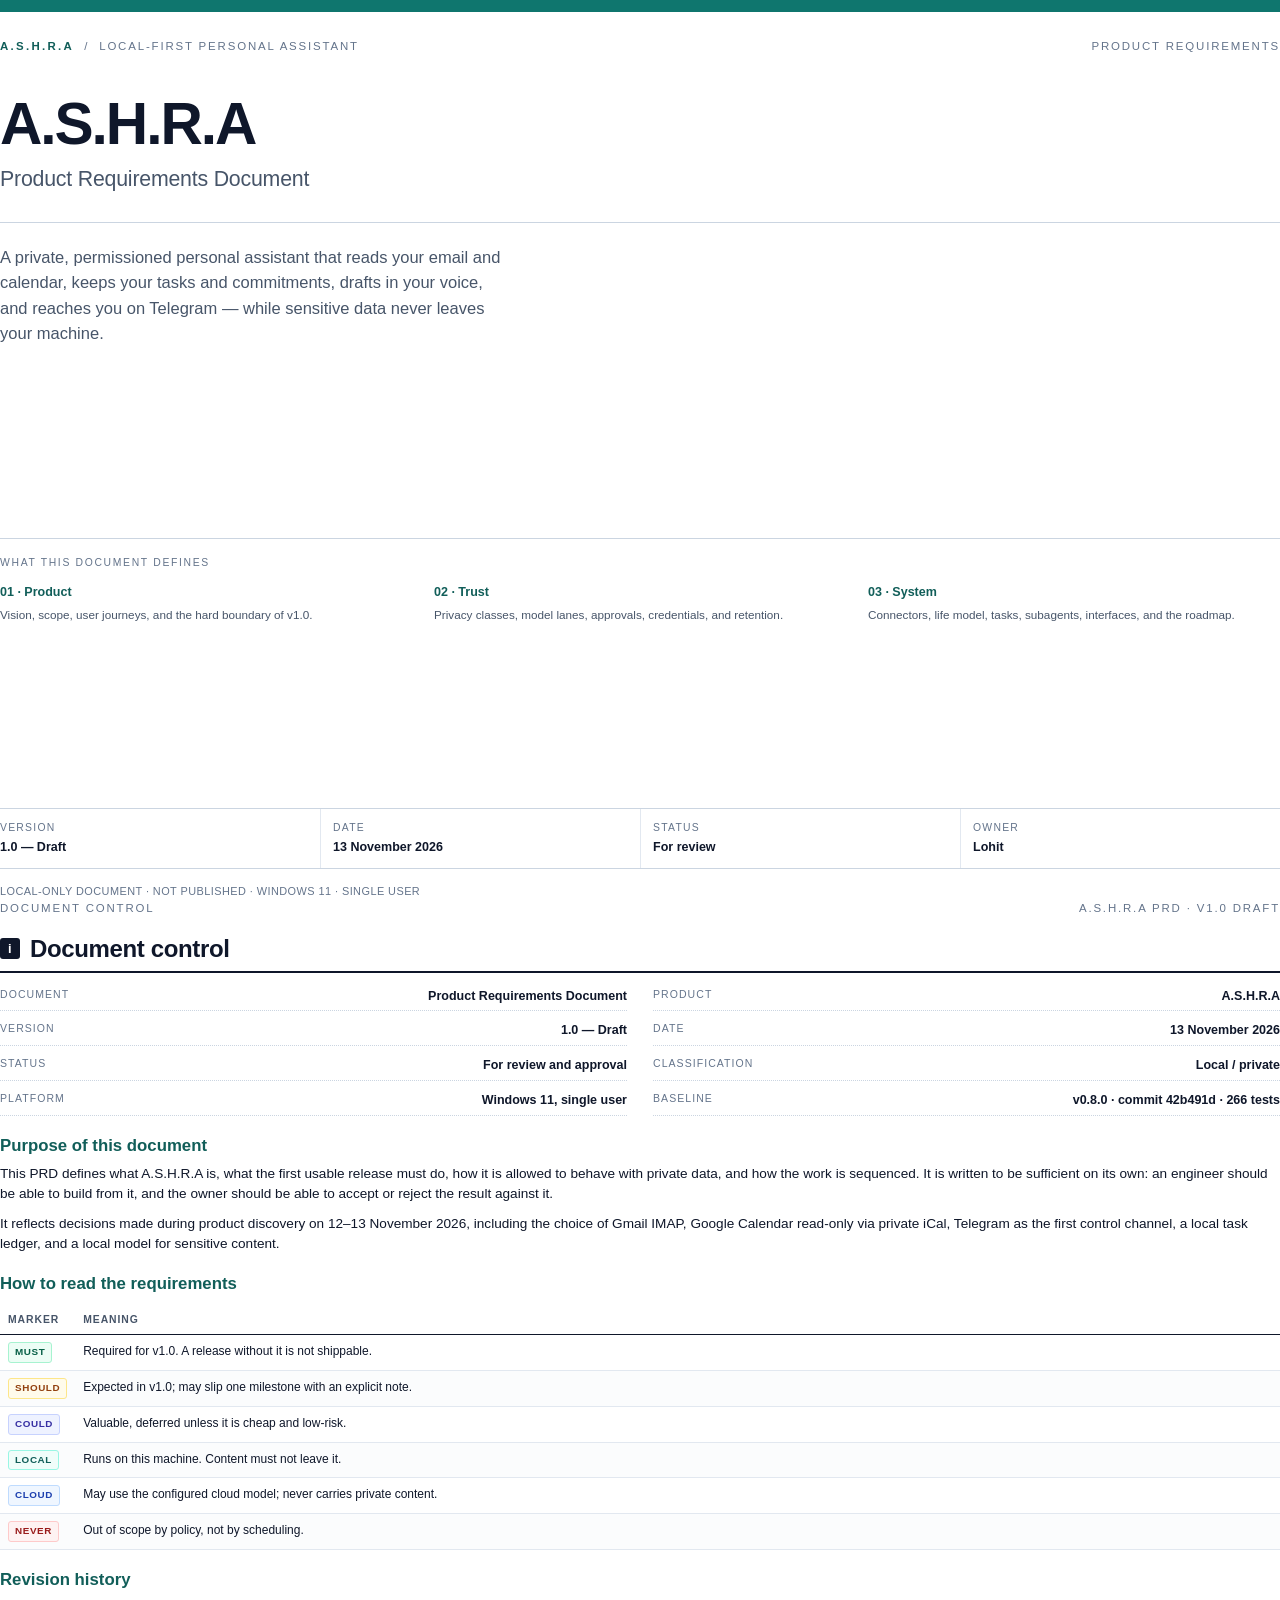
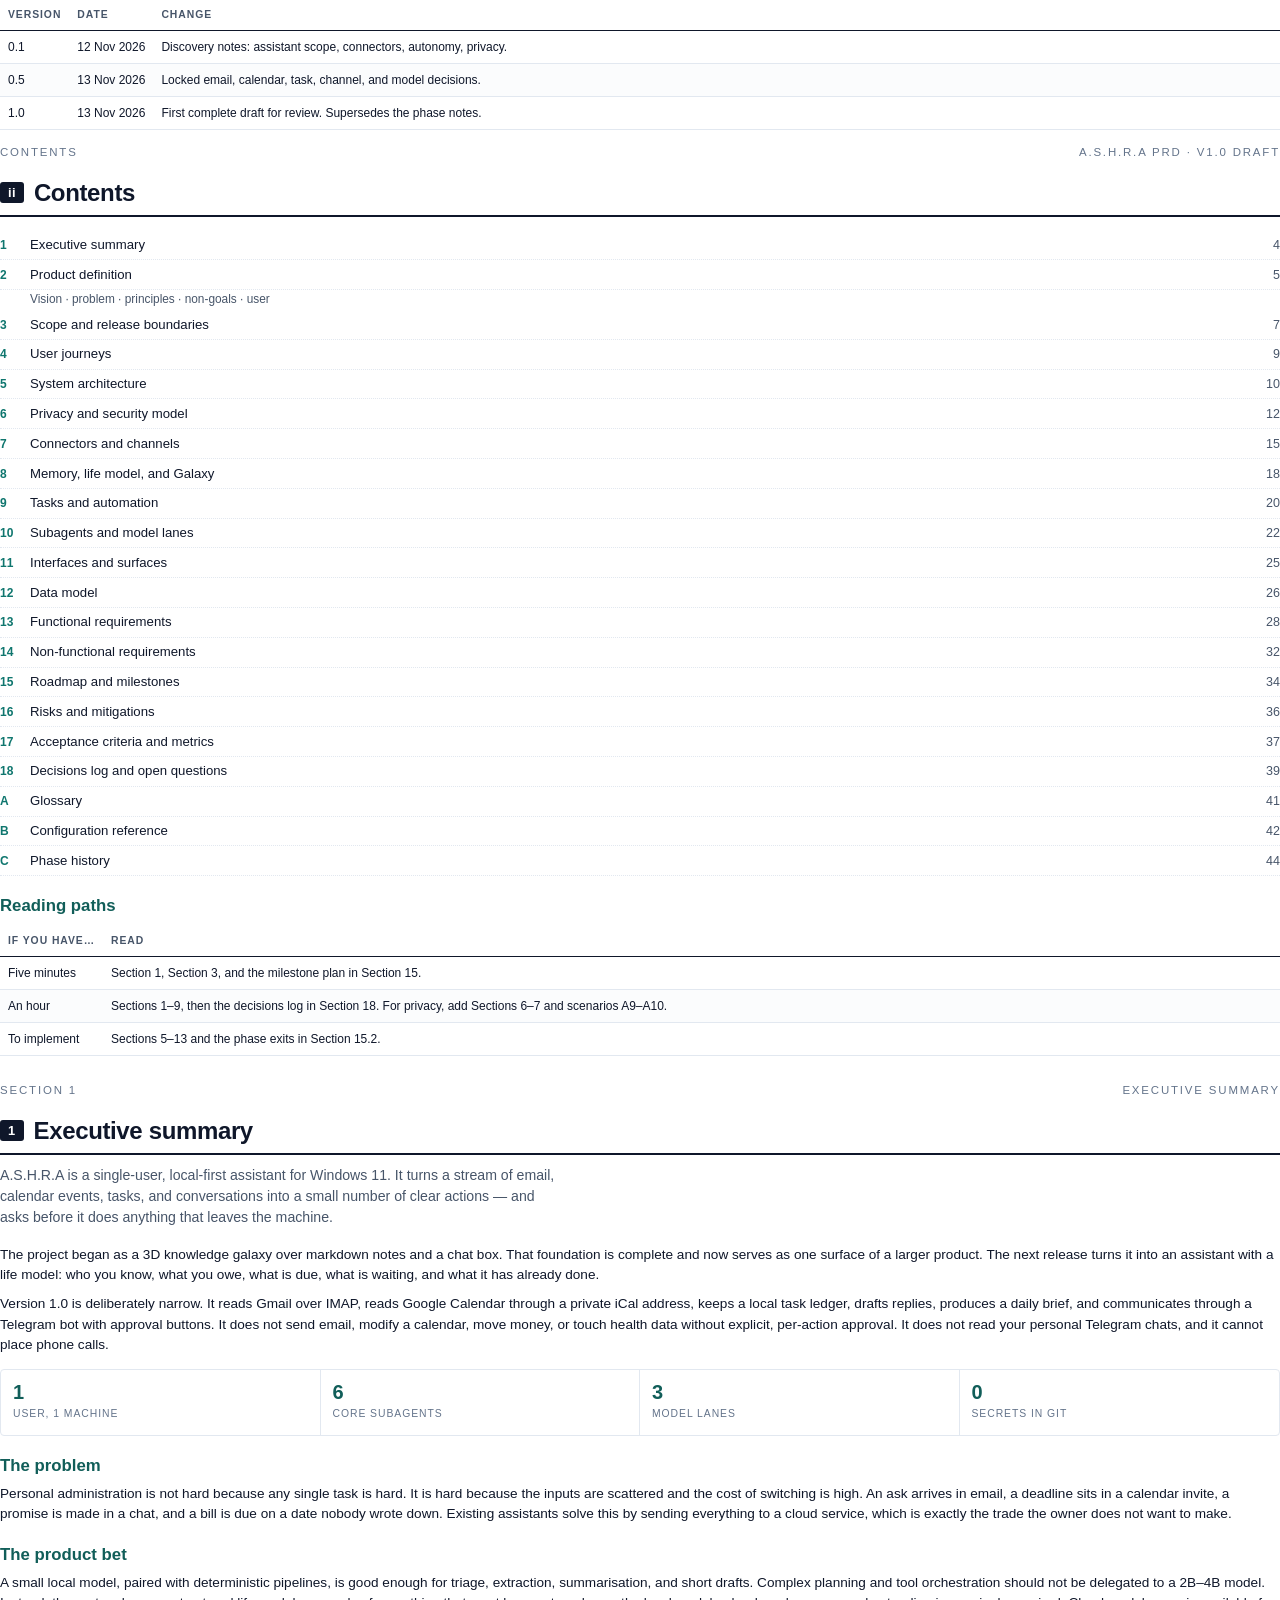
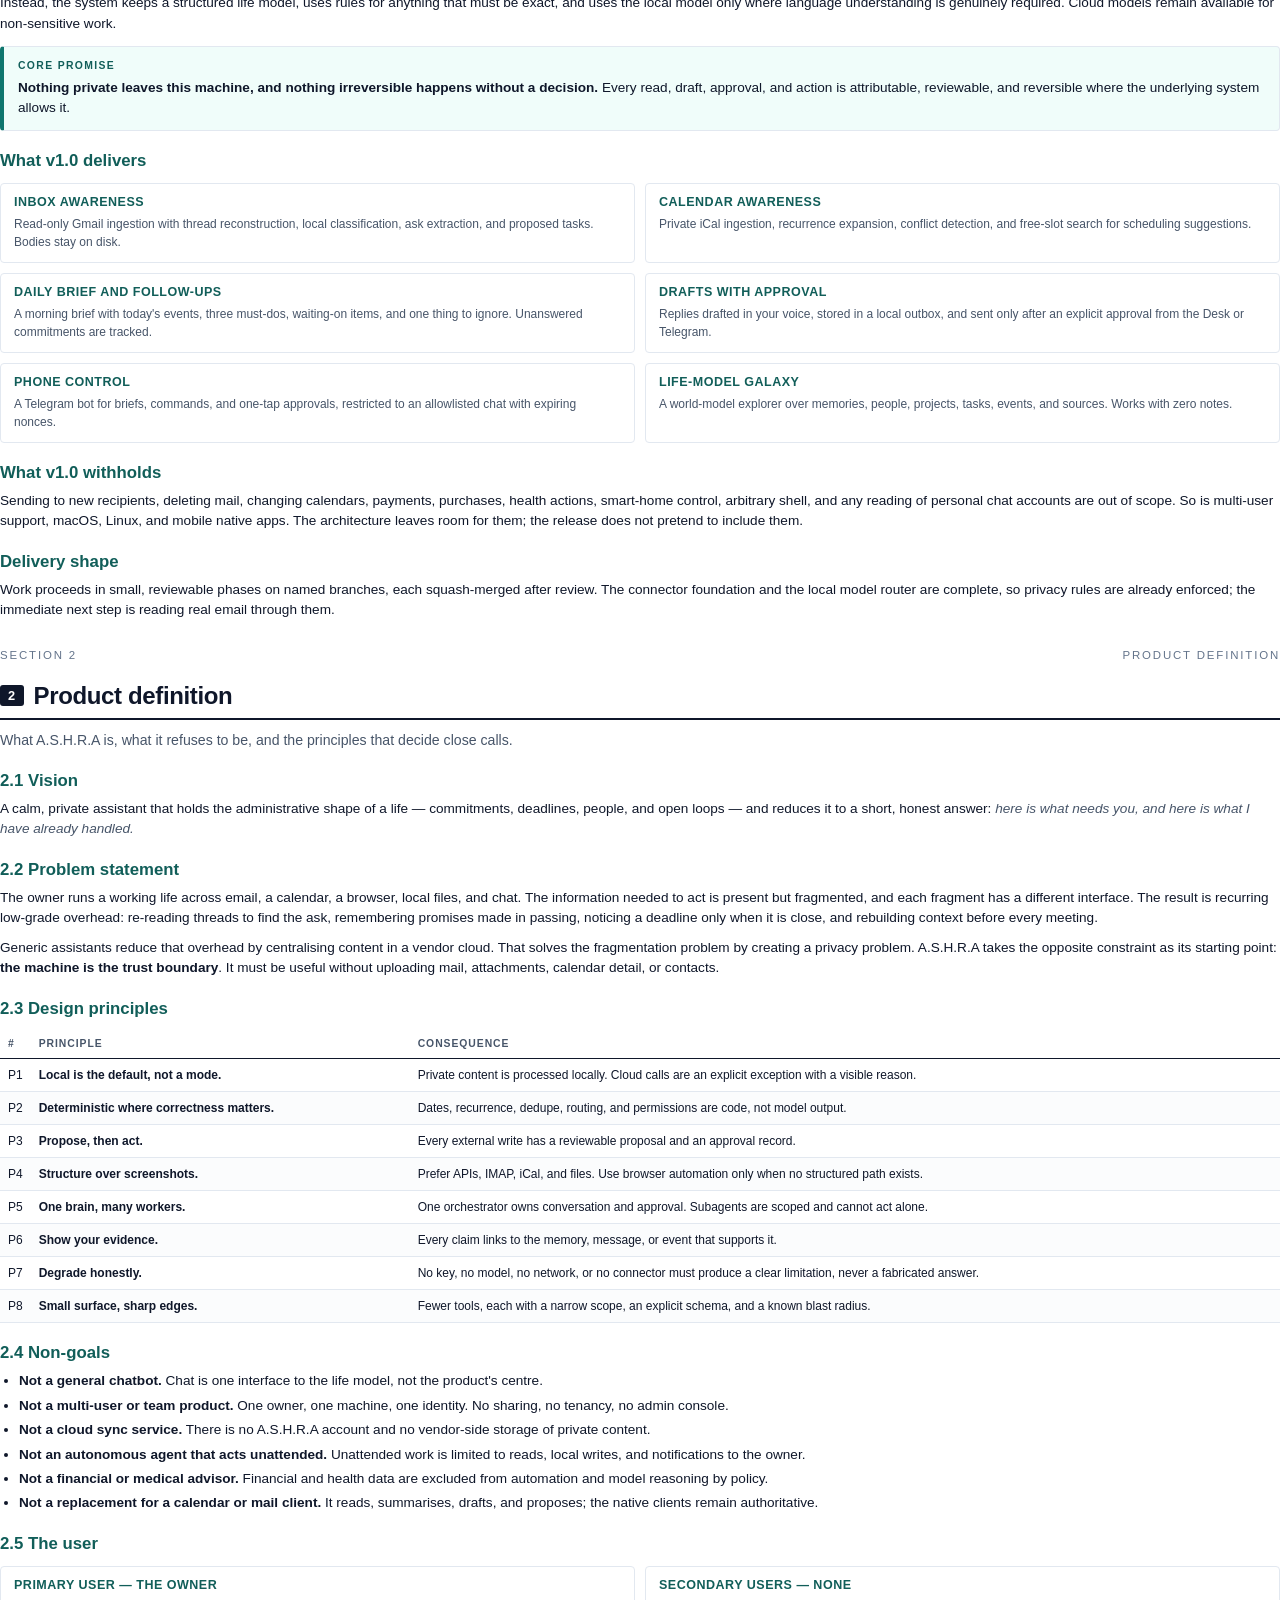
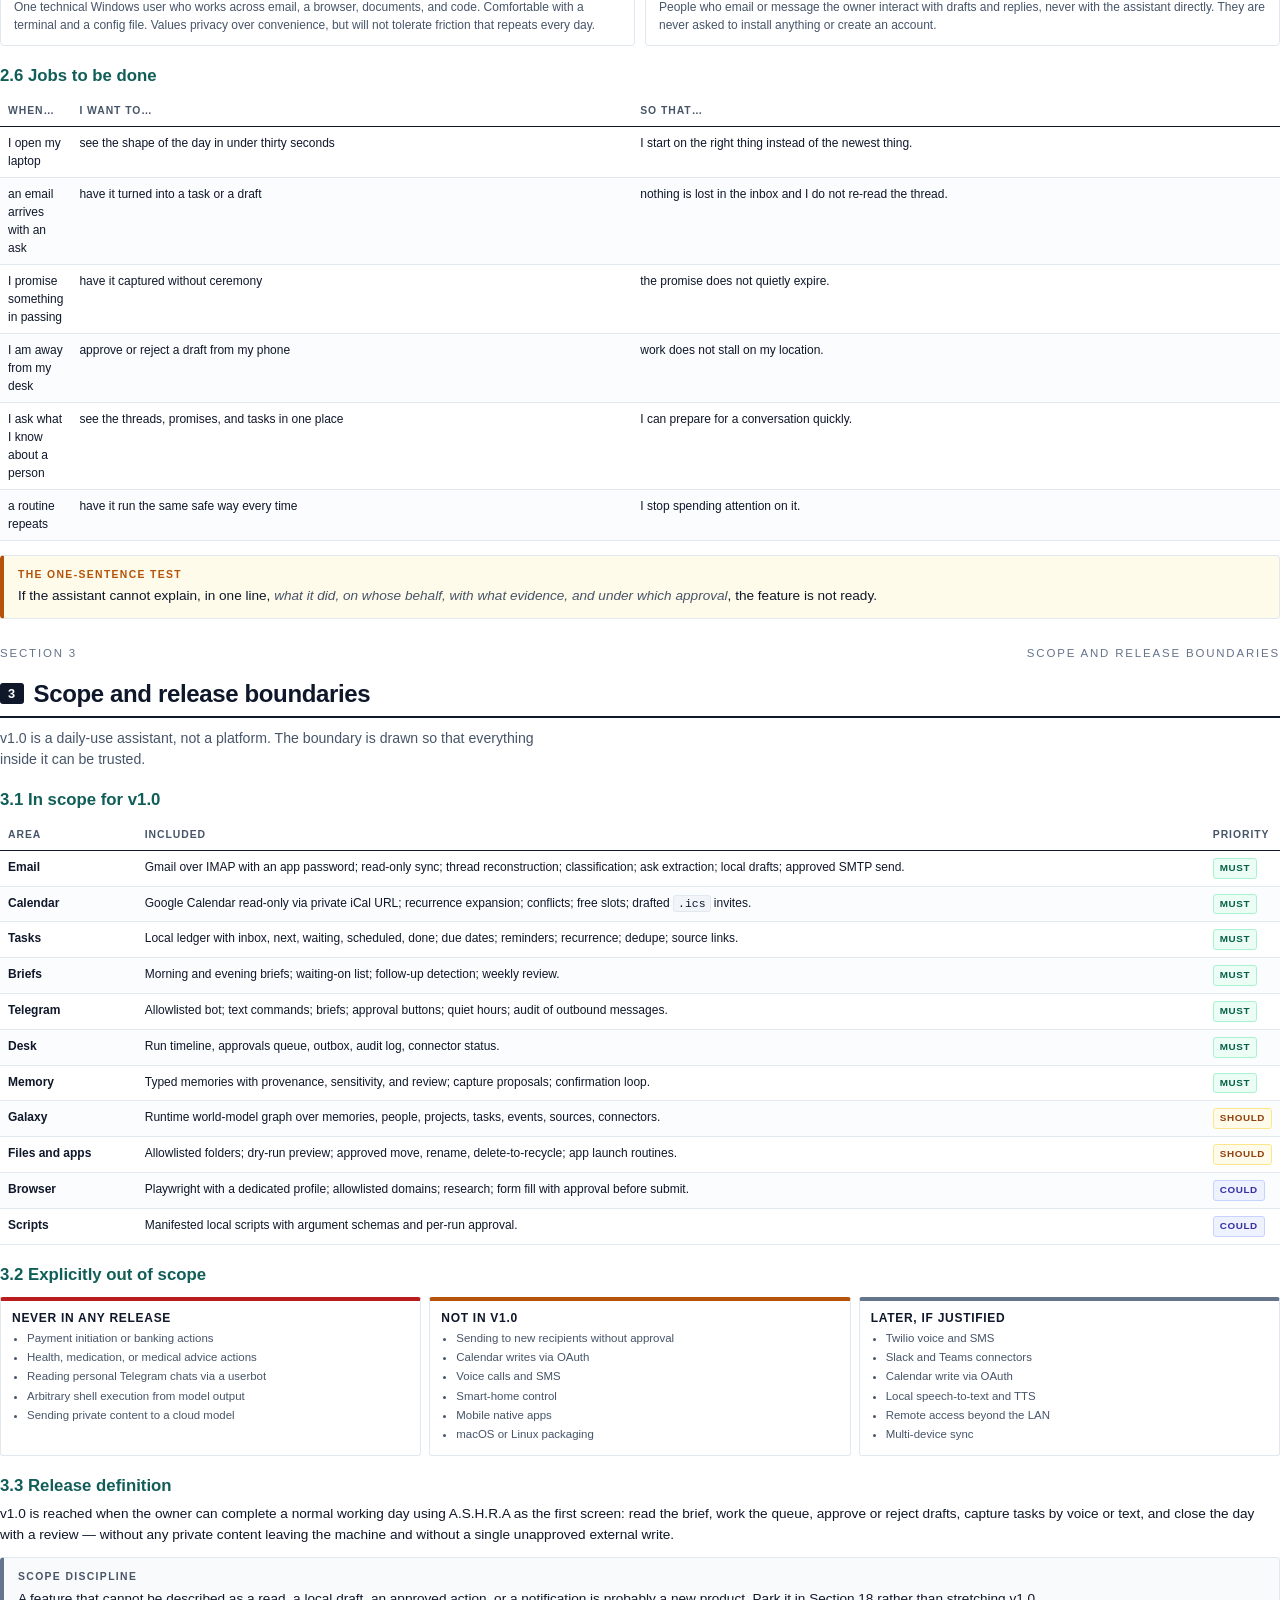
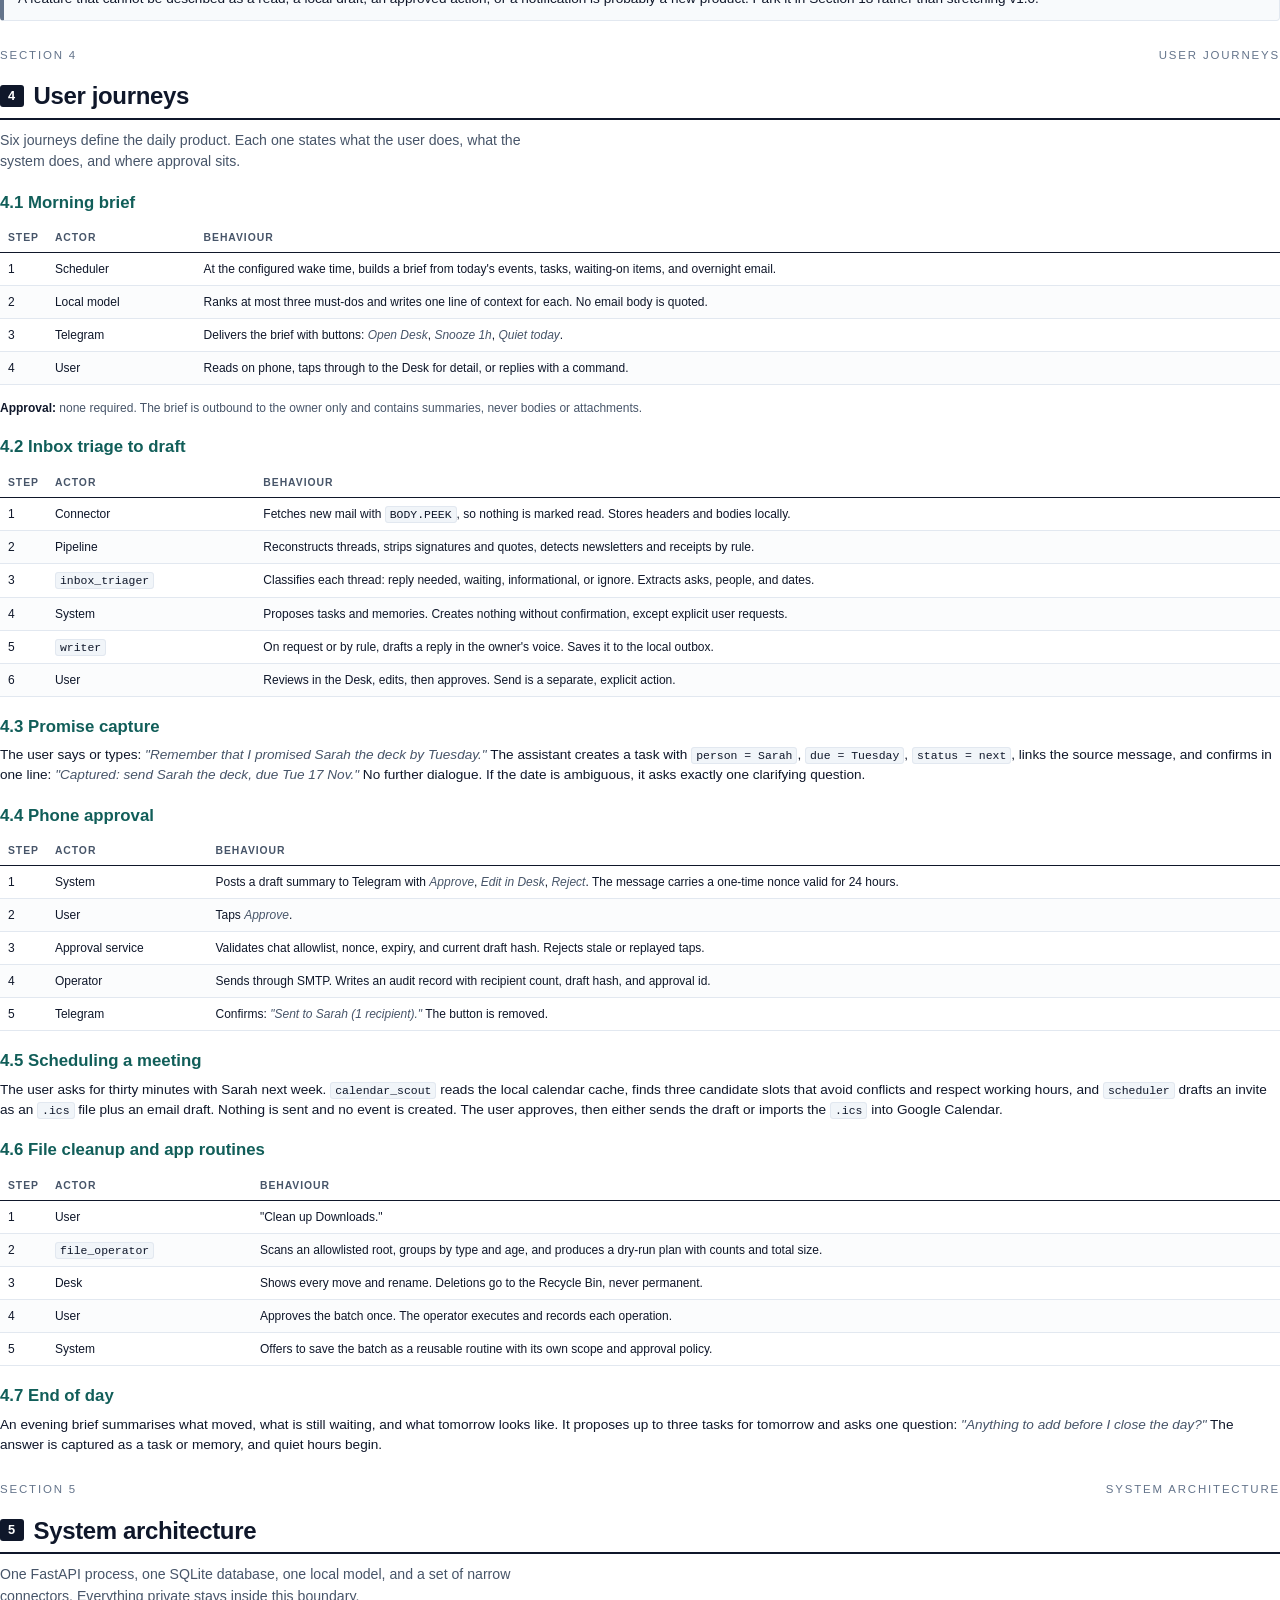
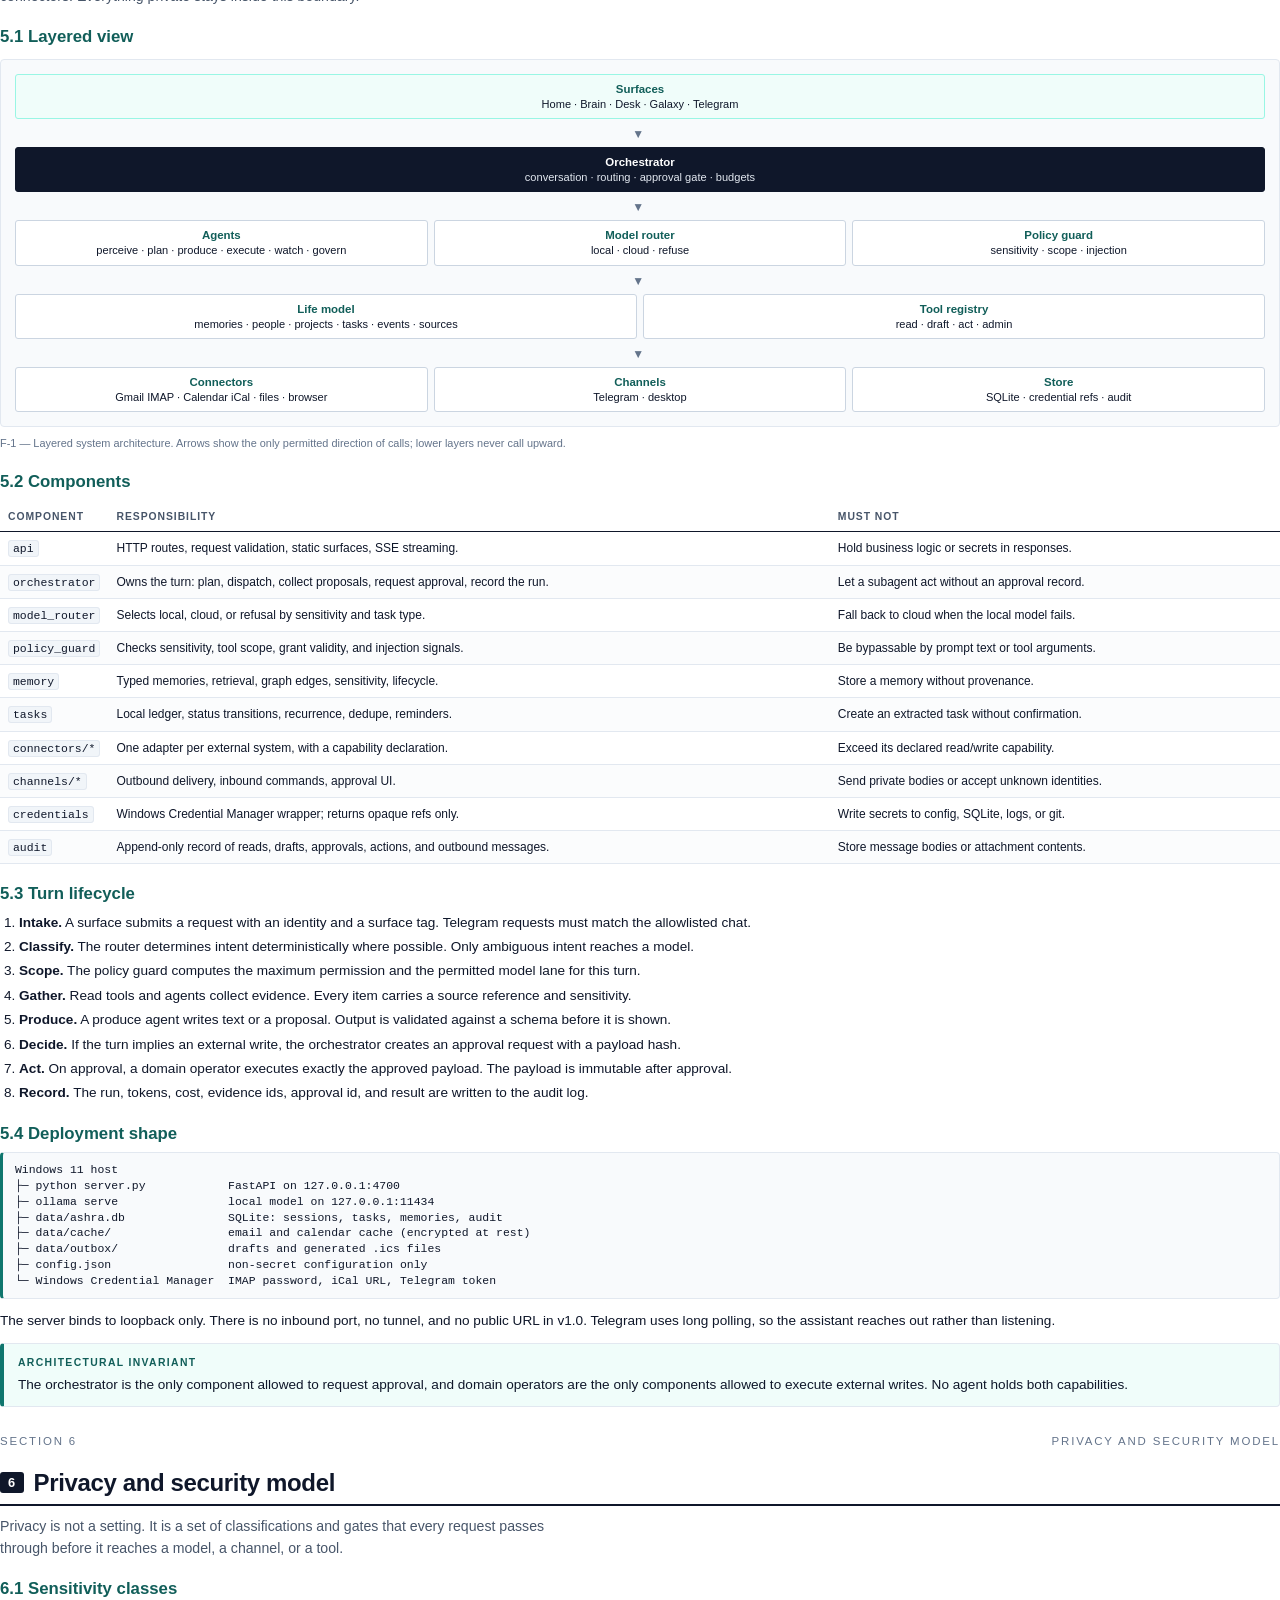
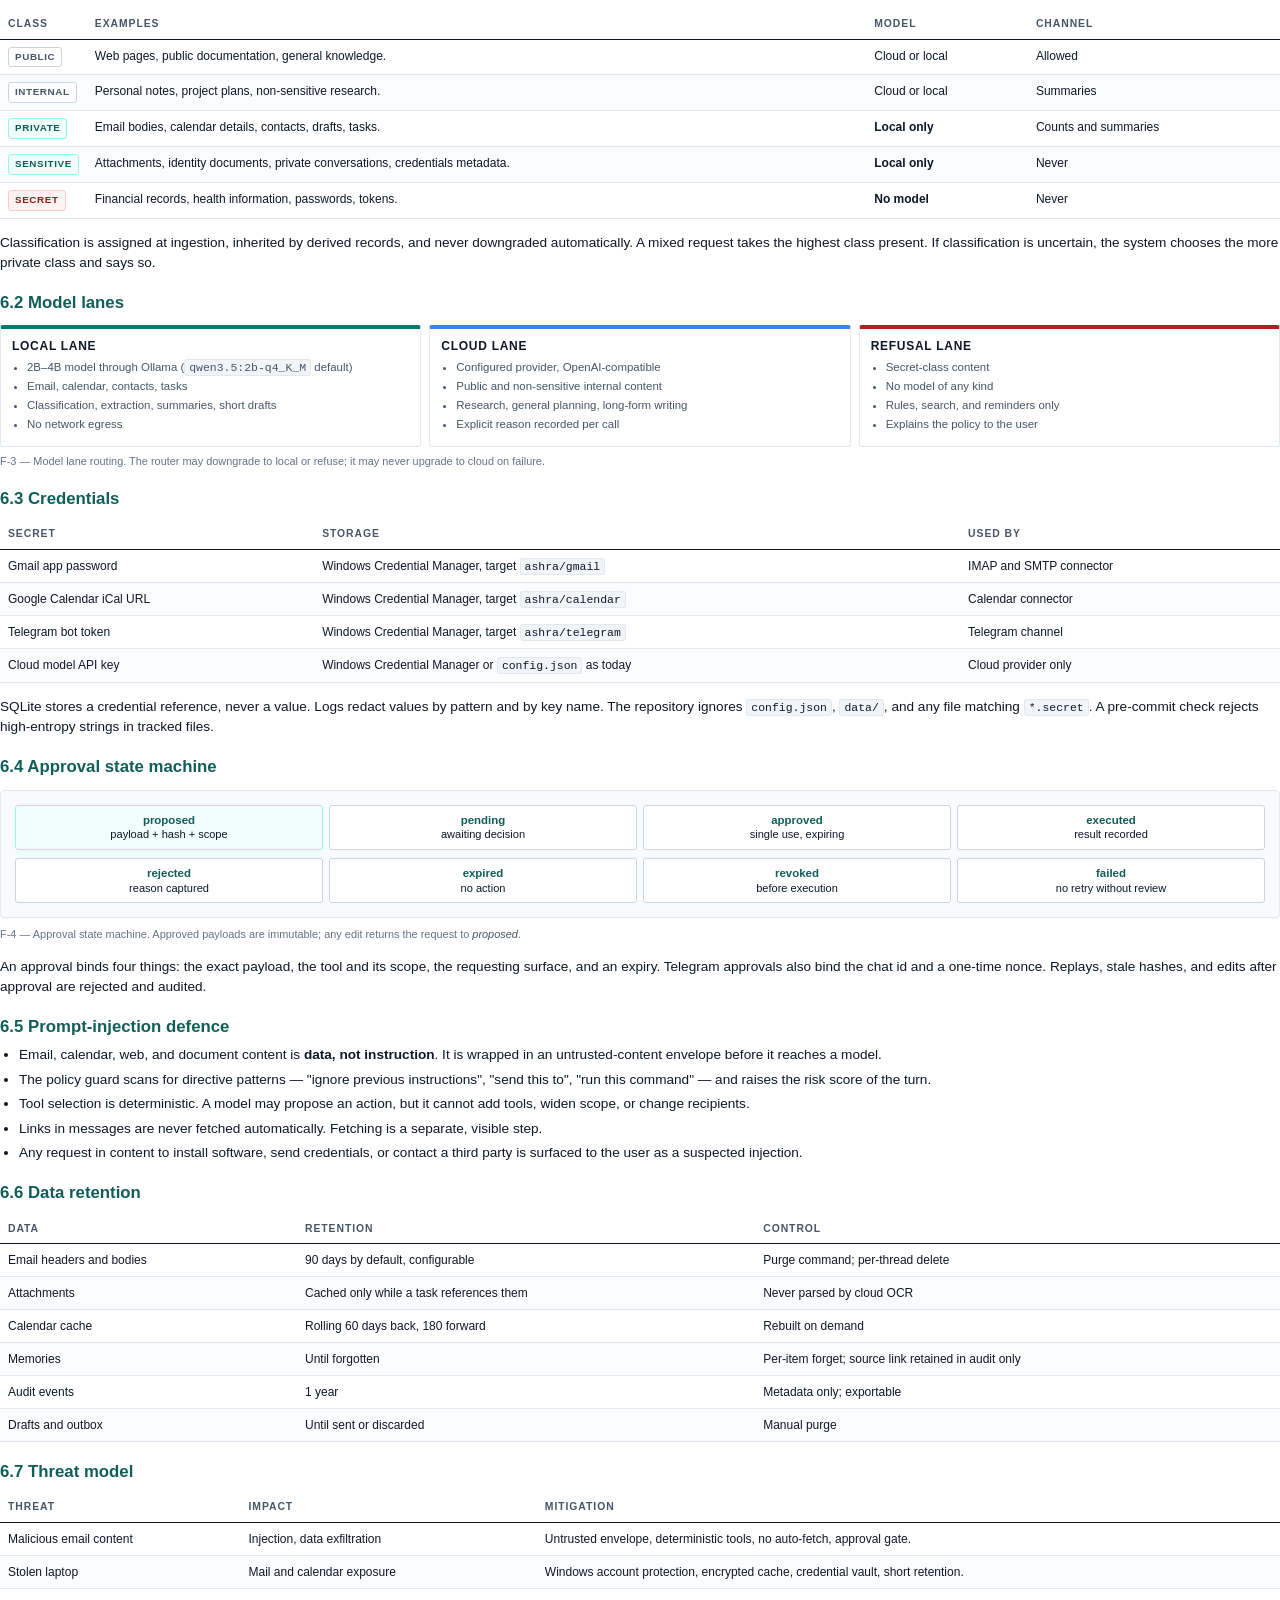
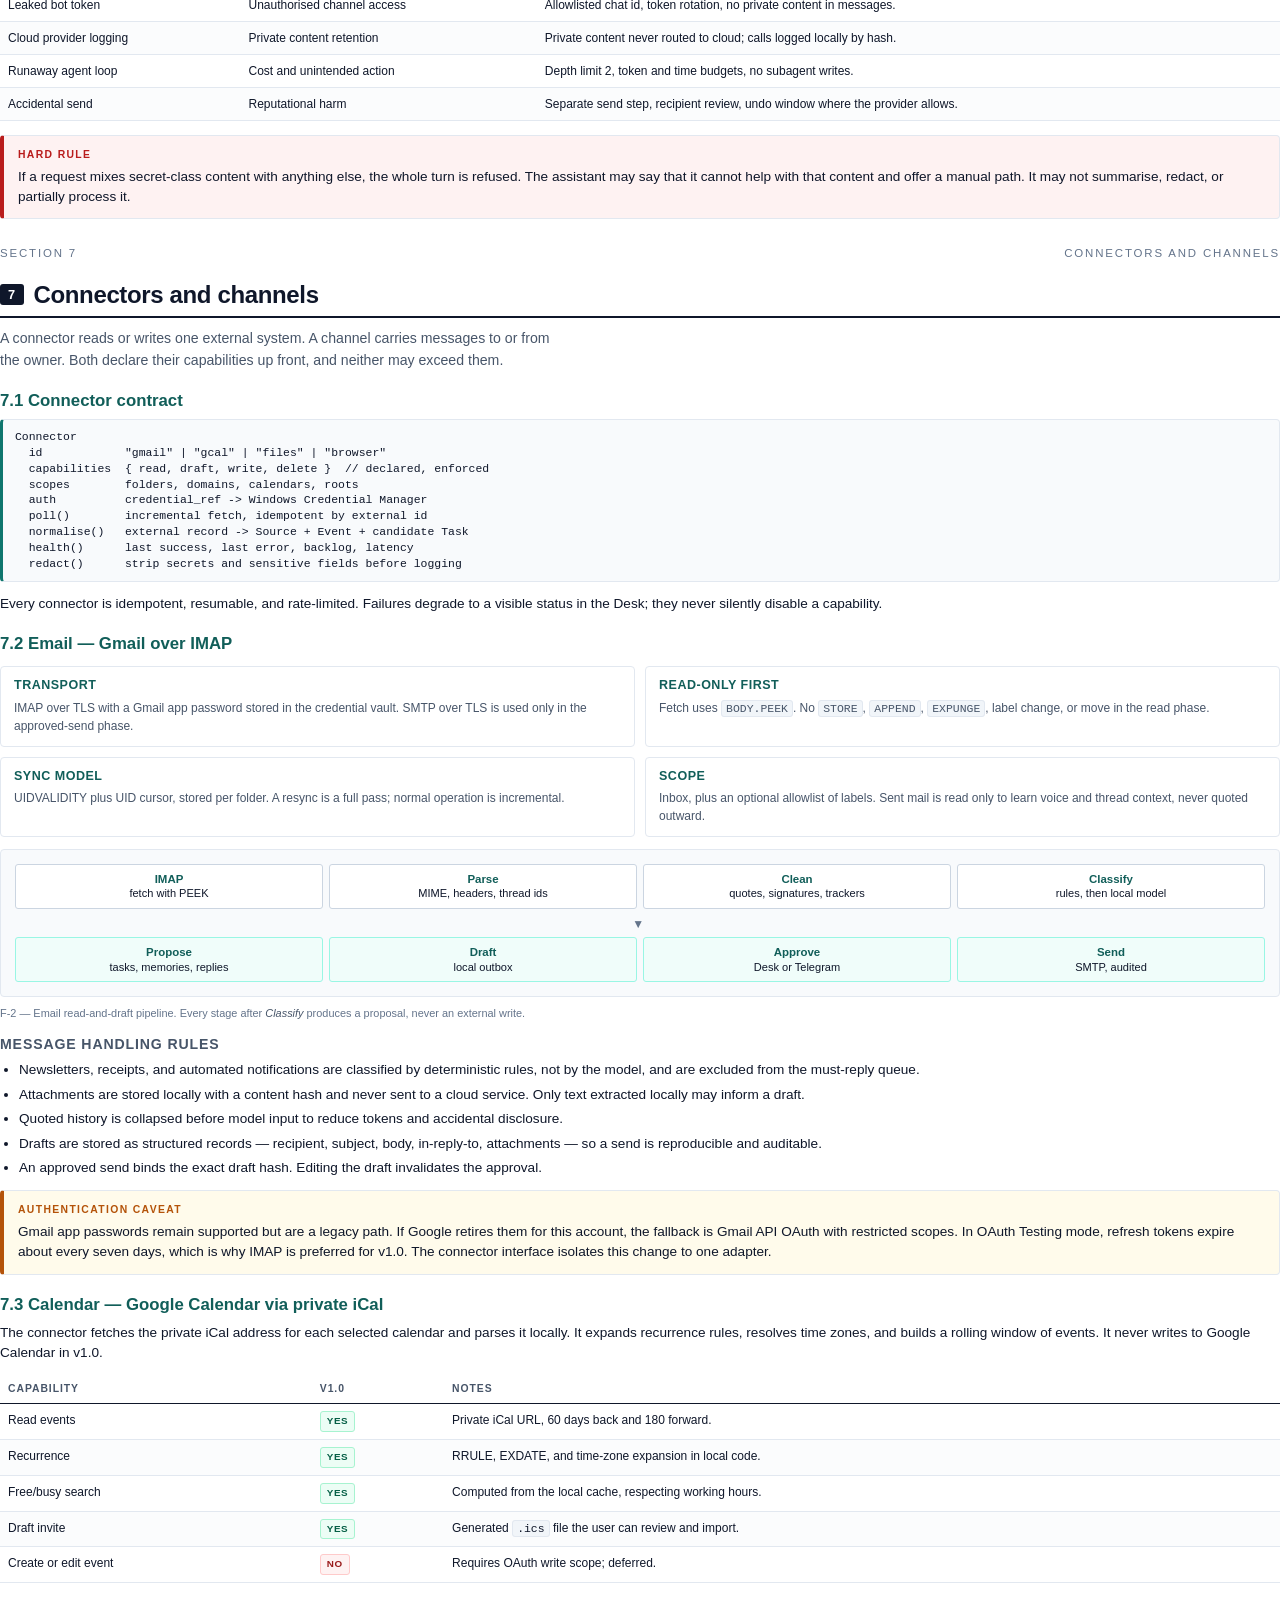
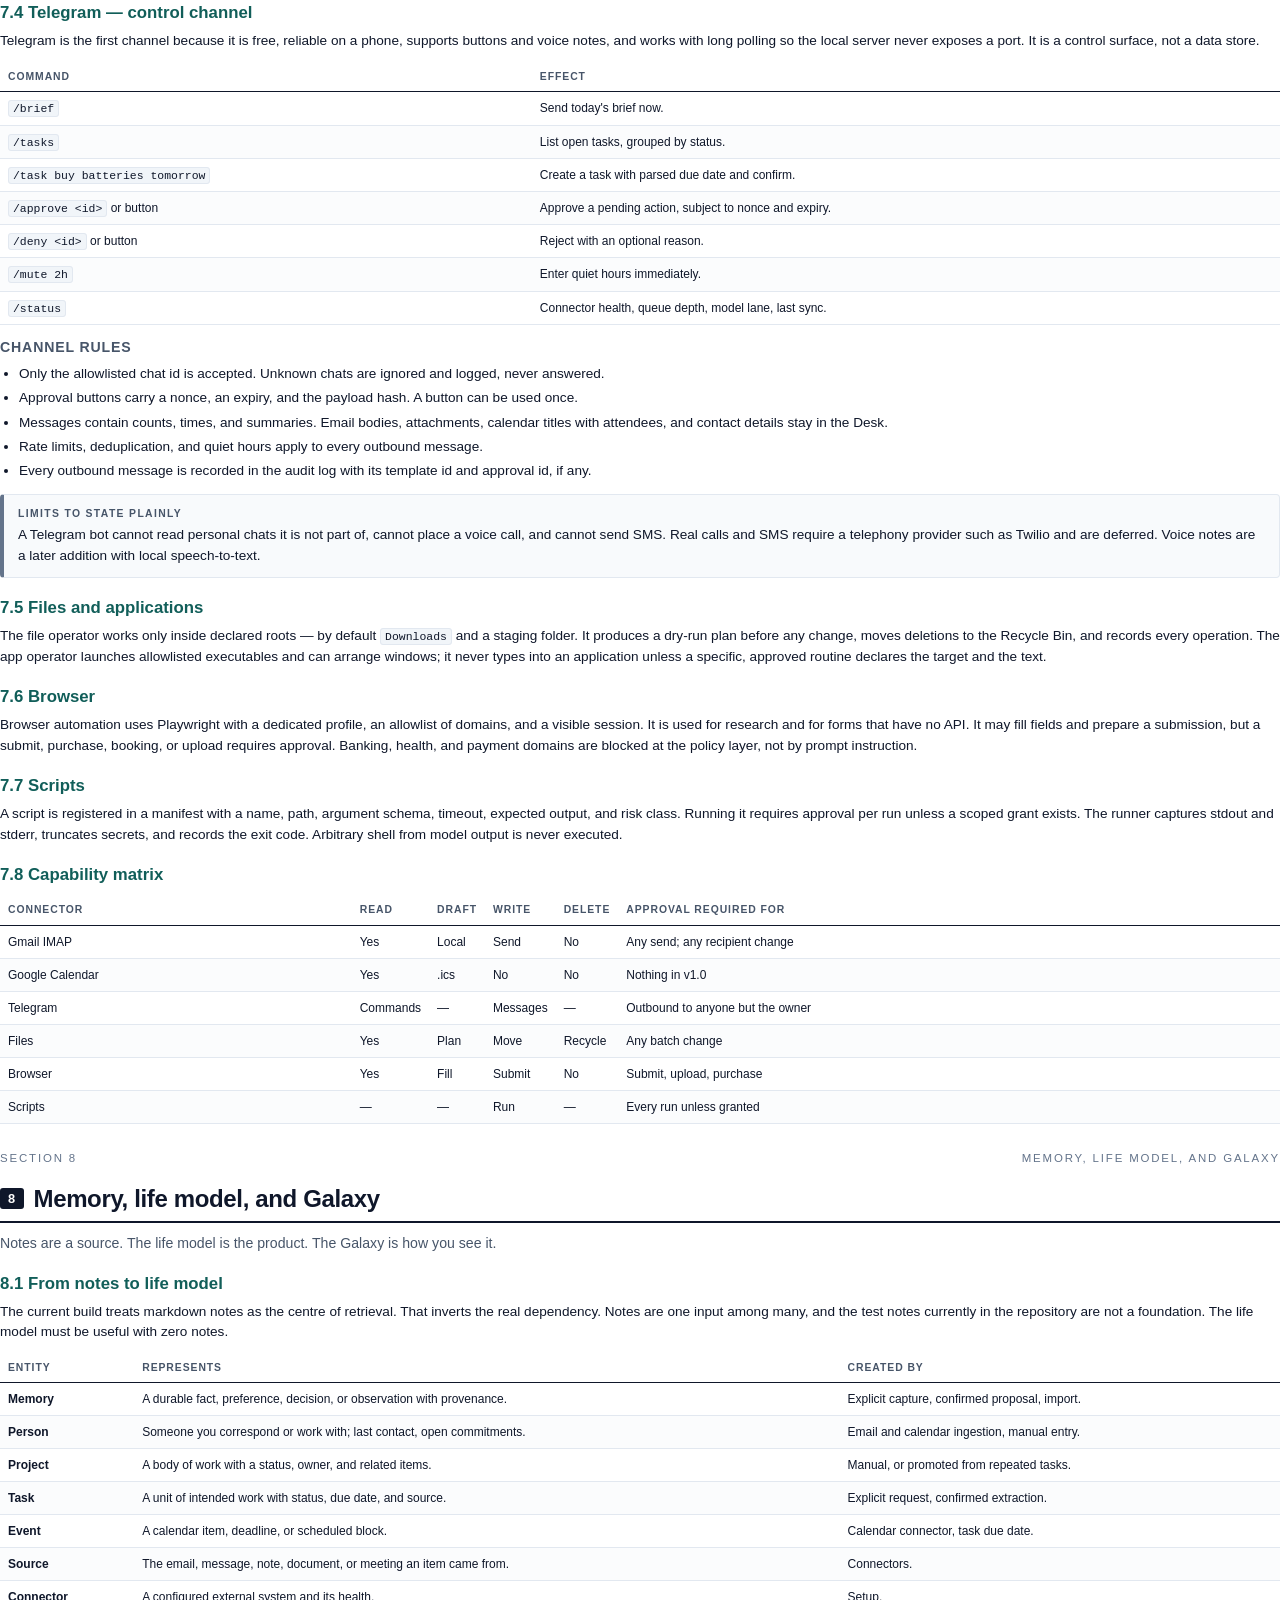
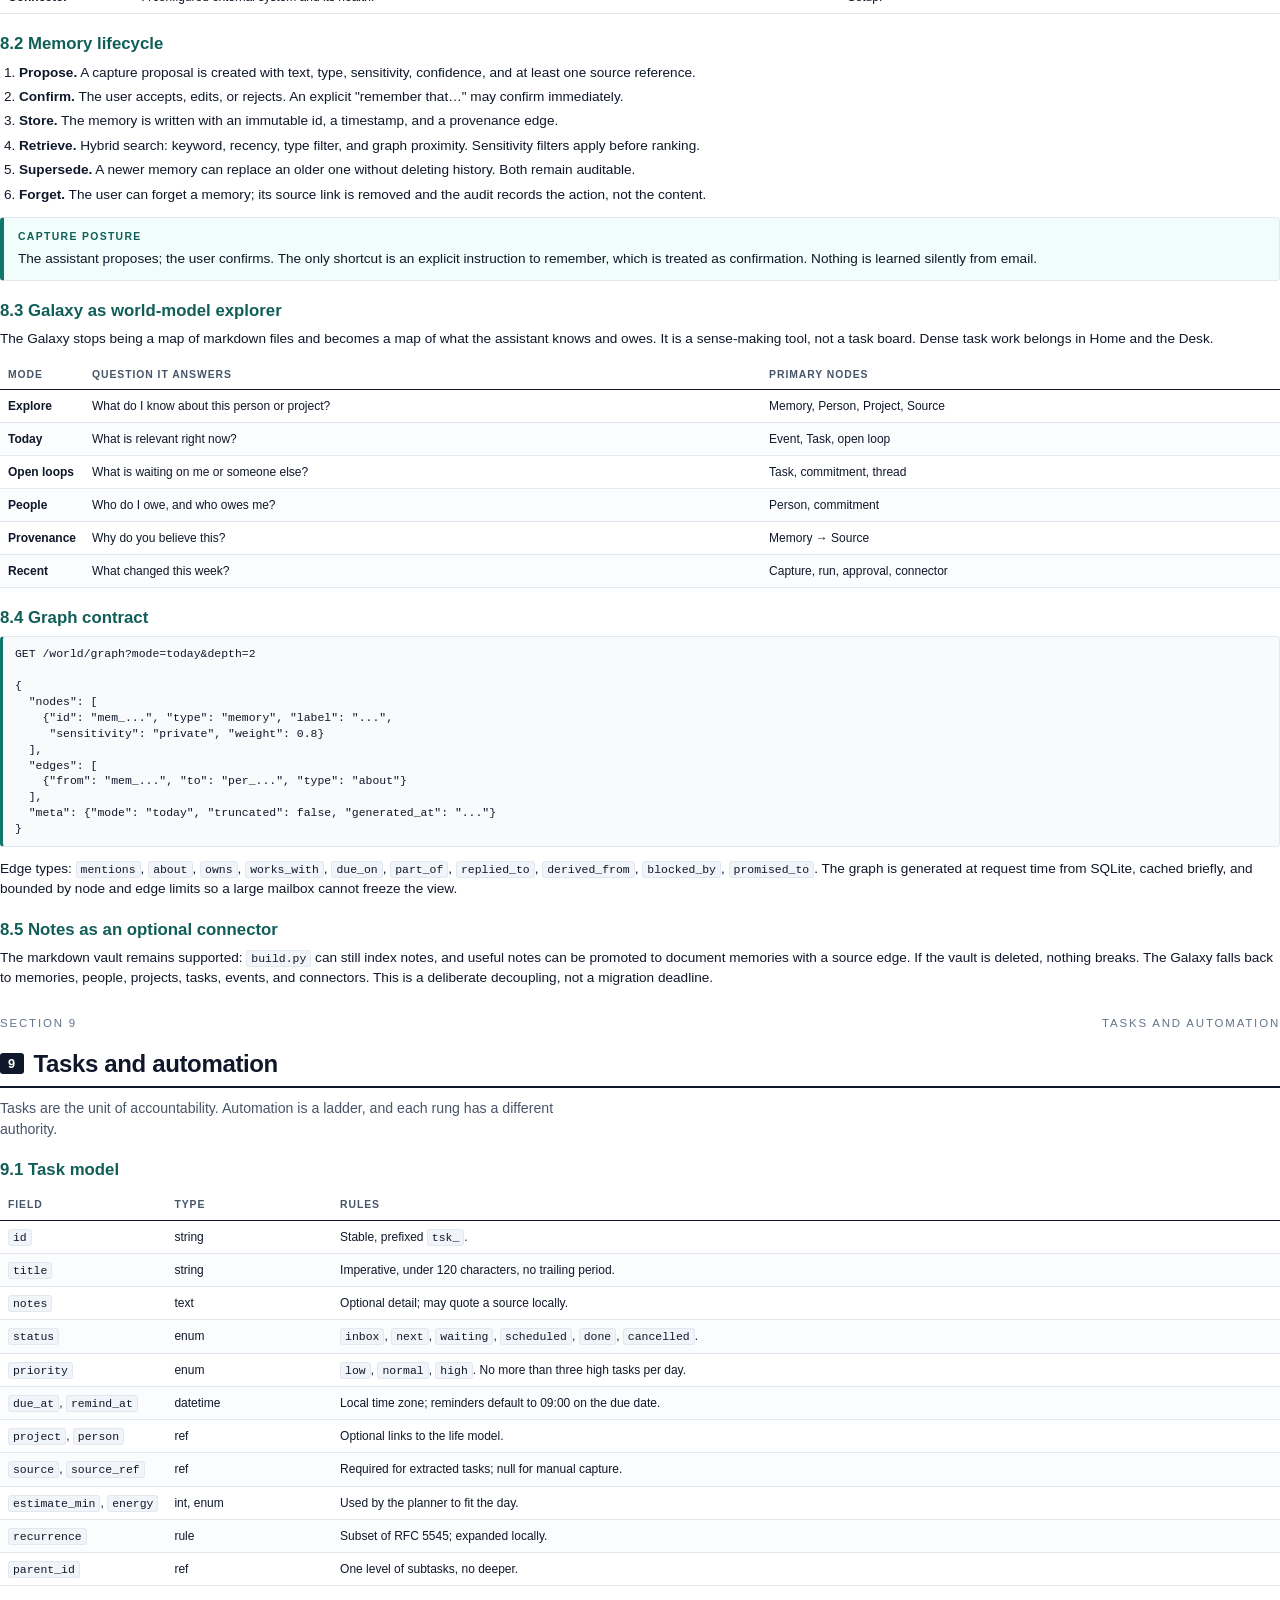
<file: docs/prd/ashra-prd.html>
<!DOCTYPE html>
<html lang="en">
<head>
<meta charset="utf-8">
<title>A.S.H.R.A — Product Requirements Document</title>
<style>
  :root{
    --ink:#0f172a; --muted:#475569; --faint:#64748b;
    --line:#cbd5e1; --line-soft:#e2e8f0;
    --accent:#0f766e; --accent-dark:#115e59; --accent-mid:#0e7490;
    --accent-soft:#f0fdfa; --accent-line:#99f6e4;
    --warn:#b45309; --warn-soft:#fffbeb; --warn-line:#fde68a;
    --danger:#b91c1c; --danger-soft:#fef2f2; --danger-line:#fecaca;
    --panel:#f8fafc;
  }
  *{box-sizing:border-box}
  html{font-size:10.2pt}
  body{
    margin:0; color:var(--ink); background:#fff;
    font-family:"Segoe UI","Helvetica Neue",Arial,sans-serif;
    line-height:1.5; -webkit-font-smoothing:antialiased;
  }
  h1,h2,h3,h4{color:var(--ink); line-height:1.2; margin:0 0 8px; page-break-after:avoid}
  h1{font-size:30pt; letter-spacing:-.025em; font-weight:650}
  h2{font-size:18pt; letter-spacing:-.015em; padding-bottom:7px; border-bottom:2px solid var(--ink); margin-bottom:14px}
  h2 .n{display:inline-block; font-size:9.6pt; vertical-align:middle; background:var(--ink); color:#fff; border-radius:3px; padding:3px 8px; margin-right:10px; letter-spacing:.03em; position:relative; top:-2px}
  .kicker{font-size:10.6pt; color:var(--muted); margin:-4px 0 16px; max-width:150mm}
  h3{font-size:12.6pt; color:var(--accent-dark); margin-top:20px}
  h4{font-size:10.6pt; margin-top:14px; text-transform:uppercase; letter-spacing:.06em; color:var(--muted)}
  p{margin:0 0 9px}
  ul,ol{margin:6px 0 11px 19px; padding:0}
  li{margin:0 0 4px}
  strong{color:var(--ink); font-weight:650}
  em{color:var(--muted)}
  a{color:var(--accent-dark); text-decoration:none}
  code{font-family:"Cascadia Mono",Consolas,monospace; font-size:8.6pt; background:#f1f5f9; border:1px solid var(--line-soft); padding:1px 4px; border-radius:3px; white-space:nowrap}
  pre{font-family:"Cascadia Mono",Consolas,monospace; font-size:7.9pt; line-height:1.32; background:#f8fafc; border:1px solid var(--line-soft); border-left:3px solid var(--accent); border-radius:4px; padding:9px 12px; margin:8px 0 12px; white-space:pre-wrap; page-break-inside:avoid}
  pre code{background:none; border:0; padding:0; white-space:pre-wrap}

  .section{page-break-before:auto; margin-top:26px}
  .section.newpage{page-break-before:always; margin-top:0}
  .brandline{page-break-after:avoid}
  .keep{page-break-inside:avoid}
  .muted{color:var(--muted)}
  .small{font-size:9pt}
  .center{text-align:center}

  /* cover */
  .cover{height:238mm; display:flex; flex-direction:column; justify-content:space-between; page-break-after:always}
  .cover-top{border-top:12px solid var(--accent); padding-top:26px}
  .brandline{display:flex; justify-content:space-between; align-items:baseline; font-size:8.6pt; letter-spacing:.16em; text-transform:uppercase; color:var(--faint); margin-bottom:34px}
  .brandline b{color:var(--accent-dark); letter-spacing:.2em}
  .cover h1{font-size:44pt; margin:0 0 4px; letter-spacing:-.035em}
  .cover .sub{font-size:16pt; color:var(--muted); font-weight:400; margin:0 0 26px; letter-spacing:-.01em}
  .cover .rule{height:1px; background:var(--line); margin:22px 0}
  .cover .lede{font-size:12.4pt; color:var(--muted); max-width:135mm; line-height:1.55}
  .cover-bottom{display:flex; flex-direction:column; gap:14px}
  .meta-grid{display:grid; grid-template-columns:repeat(4,1fr); gap:0; border-top:1px solid var(--line); border-bottom:1px solid var(--line)}
  .meta-grid div{padding:11px 12px 11px 0}
  .meta-grid div+div{border-left:1px solid var(--line-soft); padding-left:12px}
  .meta-grid dt{font-size:7.8pt; text-transform:uppercase; letter-spacing:.12em; color:var(--faint); margin-bottom:3px}
  .meta-grid dd{margin:0; font-size:9.4pt; font-weight:600}
  .confidential{font-size:8.2pt; color:var(--faint); letter-spacing:.04em; text-transform:uppercase}

  /* cover middle */
  .cover-mid{padding:16px 0 0; border-top:1px solid var(--line)}
  .cover-mid .ck{font-size:7.8pt; letter-spacing:.16em; text-transform:uppercase; color:var(--faint); margin-bottom:12px}
  .cover-grid{display:grid; grid-template-columns:repeat(3,1fr); gap:22px}
  .cover-grid b{display:block; font-size:9.4pt; color:var(--accent-dark); margin-bottom:4px}
  .cover-grid span{font-size:8.8pt; color:var(--muted); line-height:1.45}

  /* doc control */
  .doc-meta{display:grid; grid-template-columns:1fr 1fr; gap:10px 26px; margin:14px 0 18px}
  .doc-meta div{display:flex; justify-content:space-between; border-bottom:1px dotted var(--line); padding-bottom:5px; font-size:9.4pt}
  .doc-meta span:first-child{color:var(--faint); text-transform:uppercase; font-size:7.9pt; letter-spacing:.1em}
  .doc-meta span:last-child{font-weight:600}

  /* toc */
  .toc{margin-top:6px}
  .toc-row{display:flex; align-items:baseline; gap:8px; padding:4.5px 0; border-bottom:1px dotted var(--line-soft); font-size:9.9pt}
  .toc-row .n{width:22px; color:var(--accent); font-weight:700; font-size:9pt}
  .toc-row .t{flex:1}
  .toc-row .pg{width:26px; text-align:right; color:var(--muted); font-variant-numeric:tabular-nums; font-size:9.4pt}
  .toc-row.sub{padding:1px 0 1px 30px; font-size:8.9pt; color:var(--muted); border-bottom:0}
  .toc-row.sub .t{color:var(--muted)}

  /* callouts */
  .callout{border:1px solid var(--line-soft); border-left:4px solid var(--accent); background:var(--accent-soft); border-radius:4px; padding:11px 14px; margin:12px 0 14px; page-break-inside:avoid}
  .callout .label{display:block; font-size:7.8pt; letter-spacing:.13em; text-transform:uppercase; color:var(--accent-dark); font-weight:700; margin-bottom:4px}
  .callout p:last-child{margin-bottom:0}
  .callout.warn{border-left-color:var(--warn); background:var(--warn-soft)}
  .callout.warn .label{color:var(--warn)}
  .callout.danger{border-left-color:var(--danger); background:var(--danger-soft)}
  .callout.danger .label{color:var(--danger)}
  .callout.plain{border-left-color:var(--faint); background:var(--panel)}
  .callout.plain .label{color:var(--muted)}

  /* tables */
  table{width:100%; border-collapse:collapse; margin:10px 0 14px; font-size:9pt; page-break-inside:auto}
  thead{display:table-header-group}
  tr{page-break-inside:avoid}
  th{text-align:left; font-size:7.8pt; text-transform:uppercase; letter-spacing:.09em; color:var(--muted); border-bottom:1.5px solid var(--ink); padding:7px 8px; vertical-align:bottom}
  td{padding:7px 8px; border-bottom:1px solid var(--line-soft); vertical-align:top}
  tbody tr:nth-child(even) td{background:#fbfcfd}
  td.tight,th.tight{width:1%; white-space:nowrap}
  .table-note{font-size:8.2pt; color:var(--faint); margin:-8px 0 14px}

  /* pills and tags */
  .pill{display:inline-block; font-size:7.4pt; font-weight:700; letter-spacing:.06em; text-transform:uppercase; padding:2px 6px; border-radius:3px; border:1px solid var(--line); color:var(--muted); background:#fff; white-space:nowrap}
  .pill.must{color:#065f46; border-color:#a7f3d0; background:#ecfdf5}
  .pill.should{color:#92400e; border-color:#fde68a; background:#fffbeb}
  .pill.could{color:#3730a3; border-color:#c7d2fe; background:#eef2ff}
  .pill.local{color:#115e59; border-color:#99f6e4; background:#f0fdfa}
  .pill.cloud{color:#1e40af; border-color:#bfdbfe; background:#eff6ff}
  .pill.never{color:#991b1b; border-color:#fecaca; background:#fef2f2}

  /* cards */
  .cards{display:grid; grid-template-columns:1fr 1fr; gap:10px; margin:12px 0}
  .card{border:1px solid var(--line-soft); border-radius:4px; padding:11px 13px; background:#fff; page-break-inside:avoid}
  .card h4{margin:0 0 5px; color:var(--accent-dark); font-size:9.4pt; letter-spacing:.04em}
  .card p{margin:0; font-size:9pt; color:var(--muted)}
  .cards.three{grid-template-columns:1fr 1fr 1fr}

  /* stat strip */
  .stats{display:grid; grid-template-columns:repeat(4,1fr); gap:0; border:1px solid var(--line-soft); border-radius:4px; margin:14px 0; page-break-inside:avoid}
  .stats div{padding:11px 12px; border-right:1px solid var(--line-soft)}
  .stats div:last-child{border-right:0}
  .stats b{display:block; font-size:15pt; color:var(--accent-dark); letter-spacing:-.02em; line-height:1.1}
  .stats span{font-size:7.8pt; text-transform:uppercase; letter-spacing:.09em; color:var(--faint)}

  /* flow diagram */
  .flow{border:1px solid var(--line-soft); background:var(--panel); border-radius:4px; padding:14px; margin:12px 0 16px; page-break-inside:avoid}
  .flow-row{display:flex; align-items:stretch; gap:6px; margin-bottom:6px}
  .flow-row:last-child{margin-bottom:0}
  .node{flex:1; background:#fff; border:1px solid var(--line); border-radius:3px; padding:7px 8px; text-align:center; font-size:8.3pt; line-height:1.3}
  .node b{display:block; font-size:8.6pt; color:var(--accent-dark)}
  .node.dark{background:var(--ink); border-color:var(--ink); color:#e2e8f0}
  .node.dark b{color:#fff}
  .node.soft{background:var(--accent-soft); border-color:var(--accent-line)}
  .arrow{text-align:center; color:var(--faint); font-size:9pt; margin:2px 0 4px; letter-spacing:.3em}

  /* lane diagram */
  .lanes{display:grid; grid-template-columns:1fr 1fr 1fr; gap:8px; margin:12px 0 14px}
  .lane{border:1px solid var(--line-soft); border-top:4px solid var(--accent); border-radius:3px; padding:10px 11px; background:#fff; page-break-inside:avoid}
  .lane.cloud{border-top-color:#3b82f6}
  .lane.never{border-top-color:var(--danger)}
  .lane h4{margin:0 0 5px; font-size:9pt; color:var(--ink)}
  .lane ul{margin:0 0 0 15px; font-size:8.6pt; color:var(--muted)}
  .lane li{margin-bottom:2px}
</style>
</head>
<body>

<!-- ================= COVER ================= -->
<div class="cover">
  <div class="cover-top">
    <div class="brandline"><span><b>A.S.H.R.A</b> &nbsp;/&nbsp; local-first personal assistant</span><span>Product Requirements</span></div>
    <h1>A.S.H.R.A</h1>
    <p class="sub">Product Requirements Document</p>
    <div class="rule"></div>
    <p class="lede">A private, permissioned personal assistant that reads your email and calendar, keeps your tasks and commitments, drafts in your voice, and reaches you on Telegram — while sensitive data never leaves your machine.</p>
  </div>
  <div class="cover-mid">
    <div class="ck">What this document defines</div>
    <div class="cover-grid">
      <div><b>01 · Product</b><span>Vision, scope, user journeys, and the hard boundary of v1.0.</span></div>
      <div><b>02 · Trust</b><span>Privacy classes, model lanes, approvals, credentials, and retention.</span></div>
      <div><b>03 · System</b><span>Connectors, life model, tasks, subagents, interfaces, and the roadmap.</span></div>
    </div>
  </div>
  <div class="cover-bottom">
    <div class="meta-grid">
      <div><dt>Version</dt><dd>1.0 — Draft</dd></div>
      <div><dt>Date</dt><dd>13 November 2026</dd></div>
      <div><dt>Status</dt><dd>For review</dd></div>
      <div><dt>Owner</dt><dd>Lohit</dd></div>
    </div>
    <div class="confidential">Local-only document · Not published · Windows 11 · Single user</div>
  </div>
</div>

<!-- ================= DOC CONTROL ================= -->
<div class="section newpage">
  <div class="brandline" style="margin-bottom:18px"><span>Document control</span><span>A.S.H.R.A PRD · v1.0 Draft</span></div>
  <h2><span class="n">i</span>Document control</h2>
  <div class="doc-meta">
    <div><span>Document</span><span>Product Requirements Document</span></div>
    <div><span>Product</span><span>A.S.H.R.A</span></div>
    <div><span>Version</span><span>1.0 — Draft</span></div>
    <div><span>Date</span><span>13 November 2026</span></div>
    <div><span>Status</span><span>For review and approval</span></div>
    <div><span>Classification</span><span>Local / private</span></div>
    <div><span>Platform</span><span>Windows 11, single user</span></div>
    <div><span>Baseline</span><span>v0.8.0 · commit 42b491d · 266 tests</span></div>
  </div>

  <h3>Purpose of this document</h3>
  <p>This PRD defines what A.S.H.R.A is, what the first usable release must do, how it is allowed to behave with private data, and how the work is sequenced. It is written to be sufficient on its own: an engineer should be able to build from it, and the owner should be able to accept or reject the result against it.</p>
  <p>It reflects decisions made during product discovery on 12–13 November 2026, including the choice of Gmail IMAP, Google Calendar read-only via private iCal, Telegram as the first control channel, a local task ledger, and a local model for sensitive content.</p>

  <h3>How to read the requirements</h3>
  <table>
    <thead><tr><th class="tight">Marker</th><th>Meaning</th></tr></thead>
    <tbody>
      <tr><td class="tight"><span class="pill must">Must</span></td><td>Required for v1.0. A release without it is not shippable.</td></tr>
      <tr><td class="tight"><span class="pill should">Should</span></td><td>Expected in v1.0; may slip one milestone with an explicit note.</td></tr>
      <tr><td class="tight"><span class="pill could">Could</span></td><td>Valuable, deferred unless it is cheap and low-risk.</td></tr>
      <tr><td class="tight"><span class="pill local">Local</span></td><td>Runs on this machine. Content must not leave it.</td></tr>
      <tr><td class="tight"><span class="pill cloud">Cloud</span></td><td>May use the configured cloud model; never carries private content.</td></tr>
      <tr><td class="tight"><span class="pill never">Never</span></td><td>Out of scope by policy, not by scheduling.</td></tr>
    </tbody>
  </table>

  <h3>Revision history</h3>
  <table>
    <thead><tr><th class="tight">Version</th><th class="tight">Date</th><th>Change</th></tr></thead>
    <tbody>
      <tr><td class="tight">0.1</td><td class="tight">12 Nov 2026</td><td>Discovery notes: assistant scope, connectors, autonomy, privacy.</td></tr>
      <tr><td class="tight">0.5</td><td class="tight">13 Nov 2026</td><td>Locked email, calendar, task, channel, and model decisions.</td></tr>
      <tr><td class="tight">1.0</td><td class="tight">13 Nov 2026</td><td>First complete draft for review. Supersedes the phase notes.</td></tr>
    </tbody>
  </table>

</div>

<!-- ================= CONTENTS ================= -->
<div class="section newpage">
  <div class="brandline" style="margin-bottom:18px"><span>Contents</span><span>A.S.H.R.A PRD · v1.0 Draft</span></div>
  <h2><span class="n">ii</span>Contents</h2>
  <div class="toc">
    <div class="toc-row"><span class="n">1</span><span class="t">Executive summary</span><span class="pg" data-pg="sec1">4</span></div>
    <div class="toc-row"><span class="n">2</span><span class="t">Product definition</span><span class="pg" data-pg="sec2">5</span></div>
    <div class="toc-row sub"><span class="t">Vision · problem · principles · non-goals · user</span></div>
    <div class="toc-row"><span class="n">3</span><span class="t">Scope and release boundaries</span><span class="pg" data-pg="sec3">7</span></div>
    <div class="toc-row"><span class="n">4</span><span class="t">User journeys</span><span class="pg" data-pg="sec4">9</span></div>
    <div class="toc-row"><span class="n">5</span><span class="t">System architecture</span><span class="pg" data-pg="sec5">10</span></div>
    <div class="toc-row"><span class="n">6</span><span class="t">Privacy and security model</span><span class="pg" data-pg="sec6">12</span></div>
    <div class="toc-row"><span class="n">7</span><span class="t">Connectors and channels</span><span class="pg" data-pg="sec7">15</span></div>
    <div class="toc-row"><span class="n">8</span><span class="t">Memory, life model, and Galaxy</span><span class="pg" data-pg="sec8">18</span></div>
    <div class="toc-row"><span class="n">9</span><span class="t">Tasks and automation</span><span class="pg" data-pg="sec9">20</span></div>
    <div class="toc-row"><span class="n">10</span><span class="t">Subagents and model lanes</span><span class="pg" data-pg="sec10">22</span></div>
    <div class="toc-row"><span class="n">11</span><span class="t">Interfaces and surfaces</span><span class="pg" data-pg="sec11">25</span></div>
    <div class="toc-row"><span class="n">12</span><span class="t">Data model</span><span class="pg" data-pg="sec12">26</span></div>
    <div class="toc-row"><span class="n">13</span><span class="t">Functional requirements</span><span class="pg" data-pg="sec13">28</span></div>
    <div class="toc-row"><span class="n">14</span><span class="t">Non-functional requirements</span><span class="pg" data-pg="sec14">32</span></div>
    <div class="toc-row"><span class="n">15</span><span class="t">Roadmap and milestones</span><span class="pg" data-pg="sec15">34</span></div>
    <div class="toc-row"><span class="n">16</span><span class="t">Risks and mitigations</span><span class="pg" data-pg="sec16">36</span></div>
    <div class="toc-row"><span class="n">17</span><span class="t">Acceptance criteria and metrics</span><span class="pg" data-pg="sec17">37</span></div>
    <div class="toc-row"><span class="n">18</span><span class="t">Decisions log and open questions</span><span class="pg" data-pg="sec18">39</span></div>
    <div class="toc-row"><span class="n">A</span><span class="t">Glossary</span><span class="pg" data-pg="appA">41</span></div>
    <div class="toc-row"><span class="n">B</span><span class="t">Configuration reference</span><span class="pg" data-pg="appB">42</span></div>
    <div class="toc-row"><span class="n">C</span><span class="t">Phase history</span><span class="pg" data-pg="appC">44</span></div>
  </div>

  <h3>Reading paths</h3>
  <table>
    <thead><tr><th class="tight">If you have…</th><th>Read</th></tr></thead>
    <tbody>
      <tr><td class="tight">Five minutes</td><td>Section 1, Section 3, and the milestone plan in Section 15.</td></tr>
      <tr><td class="tight">An hour</td><td>Sections 1–9, then the decisions log in Section 18. For privacy, add Sections 6–7 and scenarios A9–A10.</td></tr>
      <tr><td class="tight">To implement</td><td>Sections 5–13 and the phase exits in Section 15.2.</td></tr>
    </tbody>
  </table>
</div>

<!-- ================= 1. EXEC SUMMARY ================= -->
<div class="section">
  <div class="brandline" style="margin-bottom:18px"><span>Section 1</span><span>Executive summary</span></div>
  <h2 id="sec1"><span class="n">1</span>Executive summary</h2>
  <p class="kicker">A.S.H.R.A is a single-user, local-first assistant for Windows 11. It turns a stream of email, calendar events, tasks, and conversations into a small number of clear actions — and asks before it does anything that leaves the machine.</p>

  <p>The project began as a 3D knowledge galaxy over markdown notes and a chat box. That foundation is complete and now serves as one surface of a larger product. The next release turns it into an assistant with a life model: who you know, what you owe, what is due, what is waiting, and what it has already done.</p>

  <p>Version 1.0 is deliberately narrow. It reads Gmail over IMAP, reads Google Calendar through a private iCal address, keeps a local task ledger, drafts replies, produces a daily brief, and communicates through a Telegram bot with approval buttons. It does not send email, modify a calendar, move money, or touch health data without explicit, per-action approval. It does not read your personal Telegram chats, and it cannot place phone calls.</p>

  <div class="stats">
    <div><b>1</b><span>user, 1 machine</span></div>
    <div><b>6</b><span>core subagents</span></div>
    <div><b>3</b><span>model lanes</span></div>
    <div><b>0</b><span>secrets in git</span></div>
  </div>

  <h3>The problem</h3>
  <p>Personal administration is not hard because any single task is hard. It is hard because the inputs are scattered and the cost of switching is high. An ask arrives in email, a deadline sits in a calendar invite, a promise is made in a chat, and a bill is due on a date nobody wrote down. Existing assistants solve this by sending everything to a cloud service, which is exactly the trade the owner does not want to make.</p>

  <h3>The product bet</h3>
  <p>A small local model, paired with deterministic pipelines, is good enough for triage, extraction, summarisation, and short drafts. Complex planning and tool orchestration should not be delegated to a 2B–4B model. Instead, the system keeps a structured life model, uses rules for anything that must be exact, and uses the local model only where language understanding is genuinely required. Cloud models remain available for non-sensitive work.</p>

  <div class="callout">
    <span class="label">Core promise</span>
    <p><strong>Nothing private leaves this machine, and nothing irreversible happens without a decision.</strong> Every read, draft, approval, and action is attributable, reviewable, and reversible where the underlying system allows it.</p>
  </div>

  <h3>What v1.0 delivers</h3>
  <div class="cards">
    <div class="card"><h4>Inbox awareness</h4><p>Read-only Gmail ingestion with thread reconstruction, local classification, ask extraction, and proposed tasks. Bodies stay on disk.</p></div>
    <div class="card"><h4>Calendar awareness</h4><p>Private iCal ingestion, recurrence expansion, conflict detection, and free-slot search for scheduling suggestions.</p></div>
    <div class="card"><h4>Daily brief and follow-ups</h4><p>A morning brief with today's events, three must-dos, waiting-on items, and one thing to ignore. Unanswered commitments are tracked.</p></div>
    <div class="card"><h4>Drafts with approval</h4><p>Replies drafted in your voice, stored in a local outbox, and sent only after an explicit approval from the Desk or Telegram.</p></div>
    <div class="card"><h4>Phone control</h4><p>A Telegram bot for briefs, commands, and one-tap approvals, restricted to an allowlisted chat with expiring nonces.</p></div>
    <div class="card"><h4>Life-model Galaxy</h4><p>A world-model explorer over memories, people, projects, tasks, events, and sources. Works with zero notes.</p></div>
  </div>

  <h3>What v1.0 withholds</h3>
  <p>Sending to new recipients, deleting mail, changing calendars, payments, purchases, health actions, smart-home control, arbitrary shell, and any reading of personal chat accounts are out of scope. So is multi-user support, macOS, Linux, and mobile native apps. The architecture leaves room for them; the release does not pretend to include them.</p>

  <h3>Delivery shape</h3>
  <p>Work proceeds in small, reviewable phases on named branches, each squash-merged after review. The connector foundation and the local model router are complete, so privacy rules are already enforced; the immediate next step is reading real email through them.</p>
</div>

<!-- ================= 2. PRODUCT DEFINITION ================= -->
<div class="section">
  <div class="brandline" style="margin-bottom:18px"><span>Section 2</span><span>Product definition</span></div>
  <h2 id="sec2"><span class="n">2</span>Product definition</h2>
  <p class="kicker">What A.S.H.R.A is, what it refuses to be, and the principles that decide close calls.</p>

  <h3>2.1 Vision</h3>
  <p>A calm, private assistant that holds the administrative shape of a life — commitments, deadlines, people, and open loops — and reduces it to a short, honest answer: <em>here is what needs you, and here is what I have already handled.</em></p>

  <h3>2.2 Problem statement</h3>
  <p>The owner runs a working life across email, a calendar, a browser, local files, and chat. The information needed to act is present but fragmented, and each fragment has a different interface. The result is recurring low-grade overhead: re-reading threads to find the ask, remembering promises made in passing, noticing a deadline only when it is close, and rebuilding context before every meeting.</p>
  <p>Generic assistants reduce that overhead by centralising content in a vendor cloud. That solves the fragmentation problem by creating a privacy problem. A.S.H.R.A takes the opposite constraint as its starting point: <strong>the machine is the trust boundary</strong>. It must be useful without uploading mail, attachments, calendar detail, or contacts.</p>

  <h3>2.3 Design principles</h3>
  <table>
    <thead><tr><th class="tight">#</th><th>Principle</th><th>Consequence</th></tr></thead>
    <tbody>
      <tr><td class="tight">P1</td><td><strong>Local is the default, not a mode.</strong></td><td>Private content is processed locally. Cloud calls are an explicit exception with a visible reason.</td></tr>
      <tr><td class="tight">P2</td><td><strong>Deterministic where correctness matters.</strong></td><td>Dates, recurrence, dedupe, routing, and permissions are code, not model output.</td></tr>
      <tr><td class="tight">P3</td><td><strong>Propose, then act.</strong></td><td>Every external write has a reviewable proposal and an approval record.</td></tr>
      <tr><td class="tight">P4</td><td><strong>Structure over screenshots.</strong></td><td>Prefer APIs, IMAP, iCal, and files. Use browser automation only when no structured path exists.</td></tr>
      <tr><td class="tight">P5</td><td><strong>One brain, many workers.</strong></td><td>One orchestrator owns conversation and approval. Subagents are scoped and cannot act alone.</td></tr>
      <tr><td class="tight">P6</td><td><strong>Show your evidence.</strong></td><td>Every claim links to the memory, message, or event that supports it.</td></tr>
      <tr><td class="tight">P7</td><td><strong>Degrade honestly.</strong></td><td>No key, no model, no network, or no connector must produce a clear limitation, never a fabricated answer.</td></tr>
      <tr><td class="tight">P8</td><td><strong>Small surface, sharp edges.</strong></td><td>Fewer tools, each with a narrow scope, an explicit schema, and a known blast radius.</td></tr>
    </tbody>
  </table>

  <h3>2.4 Non-goals</h3>
  <ul>
    <li><strong>Not a general chatbot.</strong> Chat is one interface to the life model, not the product's centre.</li>
    <li><strong>Not a multi-user or team product.</strong> One owner, one machine, one identity. No sharing, no tenancy, no admin console.</li>
    <li><strong>Not a cloud sync service.</strong> There is no A.S.H.R.A account and no vendor-side storage of private content.</li>
    <li><strong>Not an autonomous agent that acts unattended.</strong> Unattended work is limited to reads, local writes, and notifications to the owner.</li>
    <li><strong>Not a financial or medical advisor.</strong> Financial and health data are excluded from automation and model reasoning by policy.</li>
    <li><strong>Not a replacement for a calendar or mail client.</strong> It reads, summarises, drafts, and proposes; the native clients remain authoritative.</li>
  </ul>

  <h3>2.5 The user</h3>
  <div class="cards">
    <div class="card">
      <h4>Primary user — the owner</h4>
      <p>One technical Windows user who works across email, a browser, documents, and code. Comfortable with a terminal and a config file. Values privacy over convenience, but will not tolerate friction that repeats every day.</p>
    </div>
    <div class="card">
      <h4>Secondary users — none</h4>
      <p>People who email or message the owner interact with drafts and replies, never with the assistant directly. They are never asked to install anything or create an account.</p>
    </div>
  </div>

  <h3>2.6 Jobs to be done</h3>
  <table>
    <thead><tr><th class="tight">When…</th><th>I want to…</th><th>So that…</th></tr></thead>
    <tbody>
      <tr><td>I open my laptop</td><td>see the shape of the day in under thirty seconds</td><td>I start on the right thing instead of the newest thing.</td></tr>
      <tr><td>an email arrives with an ask</td><td>have it turned into a task or a draft</td><td>nothing is lost in the inbox and I do not re-read the thread.</td></tr>
      <tr><td>I promise something in passing</td><td>have it captured without ceremony</td><td>the promise does not quietly expire.</td></tr>
      <tr><td>I am away from my desk</td><td>approve or reject a draft from my phone</td><td>work does not stall on my location.</td></tr>
      <tr><td>I ask what I know about a person</td><td>see the threads, promises, and tasks in one place</td><td>I can prepare for a conversation quickly.</td></tr>
      <tr><td>a routine repeats</td><td>have it run the same safe way every time</td><td>I stop spending attention on it.</td></tr>
    </tbody>
  </table>

  <div class="callout warn">
    <span class="label">The one-sentence test</span>
    <p>If the assistant cannot explain, in one line, <em>what it did, on whose behalf, with what evidence, and under which approval</em>, the feature is not ready.</p>
  </div>
</div>

<!-- ================= 3. SCOPE ================= -->
<div class="section">
  <div class="brandline" style="margin-bottom:18px"><span>Section 3</span><span>Scope and release boundaries</span></div>
  <h2 id="sec3"><span class="n">3</span>Scope and release boundaries</h2>
  <p class="kicker">v1.0 is a daily-use assistant, not a platform. The boundary is drawn so that everything inside it can be trusted.</p>

  <h3>3.1 In scope for v1.0</h3>
  <table>
    <thead><tr><th>Area</th><th>Included</th><th class="tight">Priority</th></tr></thead>
    <tbody>
      <tr><td><strong>Email</strong></td><td>Gmail over IMAP with an app password; read-only sync; thread reconstruction; classification; ask extraction; local drafts; approved SMTP send.</td><td class="tight"><span class="pill must">Must</span></td></tr>
      <tr><td><strong>Calendar</strong></td><td>Google Calendar read-only via private iCal URL; recurrence expansion; conflicts; free slots; drafted <code>.ics</code> invites.</td><td class="tight"><span class="pill must">Must</span></td></tr>
      <tr><td><strong>Tasks</strong></td><td>Local ledger with inbox, next, waiting, scheduled, done; due dates; reminders; recurrence; dedupe; source links.</td><td class="tight"><span class="pill must">Must</span></td></tr>
      <tr><td><strong>Briefs</strong></td><td>Morning and evening briefs; waiting-on list; follow-up detection; weekly review.</td><td class="tight"><span class="pill must">Must</span></td></tr>
      <tr><td><strong>Telegram</strong></td><td>Allowlisted bot; text commands; briefs; approval buttons; quiet hours; audit of outbound messages.</td><td class="tight"><span class="pill must">Must</span></td></tr>
      <tr><td><strong>Desk</strong></td><td>Run timeline, approvals queue, outbox, audit log, connector status.</td><td class="tight"><span class="pill must">Must</span></td></tr>
      <tr><td><strong>Memory</strong></td><td>Typed memories with provenance, sensitivity, and review; capture proposals; confirmation loop.</td><td class="tight"><span class="pill must">Must</span></td></tr>
      <tr><td><strong>Galaxy</strong></td><td>Runtime world-model graph over memories, people, projects, tasks, events, sources, connectors.</td><td class="tight"><span class="pill should">Should</span></td></tr>
      <tr><td><strong>Files and apps</strong></td><td>Allowlisted folders; dry-run preview; approved move, rename, delete-to-recycle; app launch routines.</td><td class="tight"><span class="pill should">Should</span></td></tr>
      <tr><td><strong>Browser</strong></td><td>Playwright with a dedicated profile; allowlisted domains; research; form fill with approval before submit.</td><td class="tight"><span class="pill could">Could</span></td></tr>
      <tr><td><strong>Scripts</strong></td><td>Manifested local scripts with argument schemas and per-run approval.</td><td class="tight"><span class="pill could">Could</span></td></tr>
    </tbody>
  </table>

  <h3>3.2 Explicitly out of scope</h3>
  <div class="lanes">
    <div class="lane never">
      <h4>Never in any release</h4>
      <ul>
        <li>Payment initiation or banking actions</li>
        <li>Health, medication, or medical advice actions</li>
        <li>Reading personal Telegram chats via a userbot</li>
        <li>Arbitrary shell execution from model output</li>
        <li>Sending private content to a cloud model</li>
      </ul>
    </div>
    <div class="lane never" style="border-top-color:var(--warn)">
      <h4>Not in v1.0</h4>
      <ul>
        <li>Sending to new recipients without approval</li>
        <li>Calendar writes via OAuth</li>
        <li>Voice calls and SMS</li>
        <li>Smart-home control</li>
        <li>Mobile native apps</li>
        <li>macOS or Linux packaging</li>
      </ul>
    </div>
    <div class="lane never" style="border-top-color:var(--faint)">
      <h4>Later, if justified</h4>
      <ul>
        <li>Twilio voice and SMS</li>
        <li>Slack and Teams connectors</li>
        <li>Calendar write via OAuth</li>
        <li>Local speech-to-text and TTS</li>
        <li>Remote access beyond the LAN</li>
        <li>Multi-device sync</li>
      </ul>
    </div>
  </div>

  <h3>3.3 Release definition</h3>
  <p>v1.0 is reached when the owner can complete a normal working day using A.S.H.R.A as the first screen: read the brief, work the queue, approve or reject drafts, capture tasks by voice or text, and close the day with a review — without any private content leaving the machine and without a single unapproved external write.</p>

  <div class="callout plain">
    <span class="label">Scope discipline</span>
    <p>A feature that cannot be described as a read, a local draft, an approved action, or a notification is probably a new product. Park it in Section 18 rather than stretching v1.0.</p>
  </div>
</div>

<!-- ================= 4. USER JOURNEYS ================= -->
<div class="section">
  <div class="brandline" style="margin-bottom:18px"><span>Section 4</span><span>User journeys</span></div>
  <h2 id="sec4"><span class="n">4</span>User journeys</h2>
  <p class="kicker">Six journeys define the daily product. Each one states what the user does, what the system does, and where approval sits.</p>

  <h3>4.1 Morning brief</h3>
  <table>
    <thead><tr><th class="tight">Step</th><th>Actor</th><th>Behaviour</th></tr></thead>
    <tbody>
      <tr><td class="tight">1</td><td>Scheduler</td><td>At the configured wake time, builds a brief from today's events, tasks, waiting-on items, and overnight email.</td></tr>
      <tr><td class="tight">2</td><td>Local model</td><td>Ranks at most three must-dos and writes one line of context for each. No email body is quoted.</td></tr>
      <tr><td class="tight">3</td><td>Telegram</td><td>Delivers the brief with buttons: <em>Open Desk</em>, <em>Snooze 1h</em>, <em>Quiet today</em>.</td></tr>
      <tr><td class="tight">4</td><td>User</td><td>Reads on phone, taps through to the Desk for detail, or replies with a command.</td></tr>
    </tbody>
  </table>
  <p class="small muted"><strong>Approval:</strong> none required. The brief is outbound to the owner only and contains summaries, never bodies or attachments.</p>

  <h3>4.2 Inbox triage to draft</h3>
  <table>
    <thead><tr><th class="tight">Step</th><th>Actor</th><th>Behaviour</th></tr></thead>
    <tbody>
      <tr><td class="tight">1</td><td>Connector</td><td>Fetches new mail with <code>BODY.PEEK</code>, so nothing is marked read. Stores headers and bodies locally.</td></tr>
      <tr><td class="tight">2</td><td>Pipeline</td><td>Reconstructs threads, strips signatures and quotes, detects newsletters and receipts by rule.</td></tr>
      <tr><td class="tight">3</td><td><code>inbox_triager</code></td><td>Classifies each thread: reply needed, waiting, informational, or ignore. Extracts asks, people, and dates.</td></tr>
      <tr><td class="tight">4</td><td>System</td><td>Proposes tasks and memories. Creates nothing without confirmation, except explicit user requests.</td></tr>
      <tr><td class="tight">5</td><td><code>writer</code></td><td>On request or by rule, drafts a reply in the owner's voice. Saves it to the local outbox.</td></tr>
      <tr><td class="tight">6</td><td>User</td><td>Reviews in the Desk, edits, then approves. Send is a separate, explicit action.</td></tr>
    </tbody>
  </table>

  <h3>4.3 Promise capture</h3>
  <p>The user says or types: <em>"Remember that I promised Sarah the deck by Tuesday."</em> The assistant creates a task with <code>person = Sarah</code>, <code>due = Tuesday</code>, <code>status = next</code>, links the source message, and confirms in one line: <em>"Captured: send Sarah the deck, due Tue 17 Nov."</em> No further dialogue. If the date is ambiguous, it asks exactly one clarifying question.</p>

  <h3>4.4 Phone approval</h3>
  <table>
    <thead><tr><th class="tight">Step</th><th>Actor</th><th>Behaviour</th></tr></thead>
    <tbody>
      <tr><td class="tight">1</td><td>System</td><td>Posts a draft summary to Telegram with <em>Approve</em>, <em>Edit in Desk</em>, <em>Reject</em>. The message carries a one-time nonce valid for 24 hours.</td></tr>
      <tr><td class="tight">2</td><td>User</td><td>Taps <em>Approve</em>.</td></tr>
      <tr><td class="tight">3</td><td>Approval service</td><td>Validates chat allowlist, nonce, expiry, and current draft hash. Rejects stale or replayed taps.</td></tr>
      <tr><td class="tight">4</td><td>Operator</td><td>Sends through SMTP. Writes an audit record with recipient count, draft hash, and approval id.</td></tr>
      <tr><td class="tight">5</td><td>Telegram</td><td>Confirms: <em>"Sent to Sarah (1 recipient)."</em> The button is removed.</td></tr>
    </tbody>
  </table>

  <h3>4.5 Scheduling a meeting</h3>
  <p>The user asks for thirty minutes with Sarah next week. <code>calendar_scout</code> reads the local calendar cache, finds three candidate slots that avoid conflicts and respect working hours, and <code>scheduler</code> drafts an invite as an <code>.ics</code> file plus an email draft. Nothing is sent and no event is created. The user approves, then either sends the draft or imports the <code>.ics</code> into Google Calendar.</p>

  <h3>4.6 File cleanup and app routines</h3>
  <table>
    <thead><tr><th class="tight">Step</th><th>Actor</th><th>Behaviour</th></tr></thead>
    <tbody>
      <tr><td class="tight">1</td><td>User</td><td>"Clean up Downloads."</td></tr>
      <tr><td class="tight">2</td><td><code>file_operator</code></td><td>Scans an allowlisted root, groups by type and age, and produces a dry-run plan with counts and total size.</td></tr>
      <tr><td class="tight">3</td><td>Desk</td><td>Shows every move and rename. Deletions go to the Recycle Bin, never permanent.</td></tr>
      <tr><td class="tight">4</td><td>User</td><td>Approves the batch once. The operator executes and records each operation.</td></tr>
      <tr><td class="tight">5</td><td>System</td><td>Offers to save the batch as a reusable routine with its own scope and approval policy.</td></tr>
    </tbody>
  </table>

  <h3>4.7 End of day</h3>
  <p>An evening brief summarises what moved, what is still waiting, and what tomorrow looks like. It proposes up to three tasks for tomorrow and asks one question: <em>"Anything to add before I close the day?"</em> The answer is captured as a task or memory, and quiet hours begin.</p>
</div>

<!-- ================= 5. ARCHITECTURE ================= -->
<div class="section">
  <div class="brandline" style="margin-bottom:18px"><span>Section 5</span><span>System architecture</span></div>
  <h2 id="sec5"><span class="n">5</span>System architecture</h2>
  <p class="kicker">One FastAPI process, one SQLite database, one local model, and a set of narrow connectors. Everything private stays inside this boundary.</p>

  <h3>5.1 Layered view</h3>
  <div class="flow">
    <div class="flow-row">
      <div class="node soft"><b>Surfaces</b>Home · Brain · Desk · Galaxy · Telegram</div>
    </div>
    <div class="arrow">▼</div>
    <div class="flow-row">
      <div class="node dark"><b>Orchestrator</b>conversation · routing · approval gate · budgets</div>
    </div>
    <div class="arrow">▼</div>
    <div class="flow-row">
      <div class="node"><b>Agents</b>perceive · plan · produce · execute · watch · govern</div>
      <div class="node"><b>Model router</b>local · cloud · refuse</div>
      <div class="node"><b>Policy guard</b>sensitivity · scope · injection</div>
    </div>
    <div class="arrow">▼</div>
    <div class="flow-row">
      <div class="node"><b>Life model</b>memories · people · projects · tasks · events · sources</div>
      <div class="node"><b>Tool registry</b>read · draft · act · admin</div>
    </div>
    <div class="arrow">▼</div>
    <div class="flow-row">
      <div class="node"><b>Connectors</b>Gmail IMAP · Calendar iCal · files · browser</div>
      <div class="node"><b>Channels</b>Telegram · desktop</div>
      <div class="node"><b>Store</b>SQLite · credential refs · audit</div>
    </div>
  </div>
  <p class="table-note">F-1 — Layered system architecture. Arrows show the only permitted direction of calls; lower layers never call upward.</p>

  <h3>5.2 Components</h3>
  <table>
    <thead><tr><th class="tight">Component</th><th>Responsibility</th><th>Must not</th></tr></thead>
    <tbody>
      <tr><td class="tight"><code>api</code></td><td>HTTP routes, request validation, static surfaces, SSE streaming.</td><td>Hold business logic or secrets in responses.</td></tr>
      <tr><td class="tight"><code>orchestrator</code></td><td>Owns the turn: plan, dispatch, collect proposals, request approval, record the run.</td><td>Let a subagent act without an approval record.</td></tr>
      <tr><td class="tight"><code>model_router</code></td><td>Selects local, cloud, or refusal by sensitivity and task type.</td><td>Fall back to cloud when the local model fails.</td></tr>
      <tr><td class="tight"><code>policy_guard</code></td><td>Checks sensitivity, tool scope, grant validity, and injection signals.</td><td>Be bypassable by prompt text or tool arguments.</td></tr>
      <tr><td class="tight"><code>memory</code></td><td>Typed memories, retrieval, graph edges, sensitivity, lifecycle.</td><td>Store a memory without provenance.</td></tr>
      <tr><td class="tight"><code>tasks</code></td><td>Local ledger, status transitions, recurrence, dedupe, reminders.</td><td>Create an extracted task without confirmation.</td></tr>
      <tr><td class="tight"><code>connectors/*</code></td><td>One adapter per external system, with a capability declaration.</td><td>Exceed its declared read/write capability.</td></tr>
      <tr><td class="tight"><code>channels/*</code></td><td>Outbound delivery, inbound commands, approval UI.</td><td>Send private bodies or accept unknown identities.</td></tr>
      <tr><td class="tight"><code>credentials</code></td><td>Windows Credential Manager wrapper; returns opaque refs only.</td><td>Write secrets to config, SQLite, logs, or git.</td></tr>
      <tr><td class="tight"><code>audit</code></td><td>Append-only record of reads, drafts, approvals, actions, and outbound messages.</td><td>Store message bodies or attachment contents.</td></tr>
    </tbody>
  </table>

  <h3>5.3 Turn lifecycle</h3>
  <ol>
    <li><strong>Intake.</strong> A surface submits a request with an identity and a surface tag. Telegram requests must match the allowlisted chat.</li>
    <li><strong>Classify.</strong> The router determines intent deterministically where possible. Only ambiguous intent reaches a model.</li>
    <li><strong>Scope.</strong> The policy guard computes the maximum permission and the permitted model lane for this turn.</li>
    <li><strong>Gather.</strong> Read tools and agents collect evidence. Every item carries a source reference and sensitivity.</li>
    <li><strong>Produce.</strong> A produce agent writes text or a proposal. Output is validated against a schema before it is shown.</li>
    <li><strong>Decide.</strong> If the turn implies an external write, the orchestrator creates an approval request with a payload hash.</li>
    <li><strong>Act.</strong> On approval, a domain operator executes exactly the approved payload. The payload is immutable after approval.</li>
    <li><strong>Record.</strong> The run, tokens, cost, evidence ids, approval id, and result are written to the audit log.</li>
  </ol>

  <h3>5.4 Deployment shape</h3>
  <pre><code>Windows 11 host
├─ python server.py            FastAPI on 127.0.0.1:4700
├─ ollama serve                local model on 127.0.0.1:11434
├─ data/ashra.db               SQLite: sessions, tasks, memories, audit
├─ data/cache/                 email and calendar cache (encrypted at rest)
├─ data/outbox/                drafts and generated .ics files
├─ config.json                 non-secret configuration only
└─ Windows Credential Manager  IMAP password, iCal URL, Telegram token</code></pre>
  <p>The server binds to loopback only. There is no inbound port, no tunnel, and no public URL in v1.0. Telegram uses long polling, so the assistant reaches out rather than listening.</p>

  <div class="callout">
    <span class="label">Architectural invariant</span>
    <p>The orchestrator is the only component allowed to request approval, and domain operators are the only components allowed to execute external writes. No agent holds both capabilities.</p>
  </div>
</div>

<!-- ================= 6. PRIVACY & SECURITY ================= -->
<div class="section">
  <div class="brandline" style="margin-bottom:18px"><span>Section 6</span><span>Privacy and security model</span></div>
  <h2 id="sec6"><span class="n">6</span>Privacy and security model</h2>
  <p class="kicker">Privacy is not a setting. It is a set of classifications and gates that every request passes through before it reaches a model, a channel, or a tool.</p>

  <h3>6.1 Sensitivity classes</h3>
  <table>
    <thead><tr><th class="tight">Class</th><th>Examples</th><th>Model</th><th>Channel</th></tr></thead>
    <tbody>
      <tr><td class="tight"><span class="pill">Public</span></td><td>Web pages, public documentation, general knowledge.</td><td>Cloud or local</td><td>Allowed</td></tr>
      <tr><td class="tight"><span class="pill">Internal</span></td><td>Personal notes, project plans, non-sensitive research.</td><td>Cloud or local</td><td>Summaries</td></tr>
      <tr><td class="tight"><span class="pill local">Private</span></td><td>Email bodies, calendar details, contacts, drafts, tasks.</td><td><strong>Local only</strong></td><td>Counts and summaries</td></tr>
      <tr><td class="tight"><span class="pill local">Sensitive</span></td><td>Attachments, identity documents, private conversations, credentials metadata.</td><td><strong>Local only</strong></td><td>Never</td></tr>
      <tr><td class="tight"><span class="pill never">Secret</span></td><td>Financial records, health information, passwords, tokens.</td><td><strong>No model</strong></td><td>Never</td></tr>
    </tbody>
  </table>
  <p>Classification is assigned at ingestion, inherited by derived records, and never downgraded automatically. A mixed request takes the highest class present. If classification is uncertain, the system chooses the more private class and says so.</p>

  <h3>6.2 Model lanes</h3>
  <div class="lanes">
    <div class="lane">
      <h4>Local lane</h4>
      <ul>
        <li>2B–4B model through Ollama (<code>qwen3.5:2b-q4_K_M</code> default)</li>
        <li>Email, calendar, contacts, tasks</li>
        <li>Classification, extraction, summaries, short drafts</li>
        <li>No network egress</li>
      </ul>
    </div>
    <div class="lane cloud">
      <h4>Cloud lane</h4>
      <ul>
        <li>Configured provider, OpenAI-compatible</li>
        <li>Public and non-sensitive internal content</li>
        <li>Research, general planning, long-form writing</li>
        <li>Explicit reason recorded per call</li>
      </ul>
    </div>
    <div class="lane never">
      <h4>Refusal lane</h4>
      <ul>
        <li>Secret-class content</li>
        <li>No model of any kind</li>
        <li>Rules, search, and reminders only</li>
        <li>Explains the policy to the user</li>
      </ul>
    </div>
  </div>
  <p class="table-note">F-3 — Model lane routing. The router may downgrade to local or refuse; it may never upgrade to cloud on failure.</p>

  <h3>6.3 Credentials</h3>
  <table>
    <thead><tr><th>Secret</th><th>Storage</th><th>Used by</th></tr></thead>
    <tbody>
      <tr><td>Gmail app password</td><td>Windows Credential Manager, target <code>ashra/gmail</code></td><td>IMAP and SMTP connector</td></tr>
      <tr><td>Google Calendar iCal URL</td><td>Windows Credential Manager, target <code>ashra/calendar</code></td><td>Calendar connector</td></tr>
      <tr><td>Telegram bot token</td><td>Windows Credential Manager, target <code>ashra/telegram</code></td><td>Telegram channel</td></tr>
      <tr><td>Cloud model API key</td><td>Windows Credential Manager or <code>config.json</code> as today</td><td>Cloud provider only</td></tr>
    </tbody>
  </table>
  <p>SQLite stores a credential reference, never a value. Logs redact values by pattern and by key name. The repository ignores <code>config.json</code>, <code>data/</code>, and any file matching <code>*.secret</code>. A pre-commit check rejects high-entropy strings in tracked files.</p>

  <h3>6.4 Approval state machine</h3>
  <div class="flow">
    <div class="flow-row">
      <div class="node soft"><b>proposed</b>payload + hash + scope</div>
      <div class="node"><b>pending</b>awaiting decision</div>
      <div class="node"><b>approved</b>single use, expiring</div>
      <div class="node"><b>executed</b>result recorded</div>
    </div>
    <div class="flow-row" style="margin-top:8px">
      <div class="node" style="flex:0.5"><b>rejected</b>reason captured</div>
      <div class="node" style="flex:0.5"><b>expired</b>no action</div>
      <div class="node" style="flex:0.5"><b>revoked</b>before execution</div>
      <div class="node" style="flex:0.5"><b>failed</b>no retry without review</div>
    </div>
  </div>
  <p class="table-note">F-4 — Approval state machine. Approved payloads are immutable; any edit returns the request to <em>proposed</em>.</p>

  <p>An approval binds four things: the exact payload, the tool and its scope, the requesting surface, and an expiry. Telegram approvals also bind the chat id and a one-time nonce. Replays, stale hashes, and edits after approval are rejected and audited.</p>

  <h3>6.5 Prompt-injection defence</h3>
  <ul>
    <li>Email, calendar, web, and document content is <strong>data, not instruction</strong>. It is wrapped in an untrusted-content envelope before it reaches a model.</li>
    <li>The policy guard scans for directive patterns — "ignore previous instructions", "send this to", "run this command" — and raises the risk score of the turn.</li>
    <li>Tool selection is deterministic. A model may propose an action, but it cannot add tools, widen scope, or change recipients.</li>
    <li>Links in messages are never fetched automatically. Fetching is a separate, visible step.</li>
    <li>Any request in content to install software, send credentials, or contact a third party is surfaced to the user as a suspected injection.</li>
  </ul>

  <h3>6.6 Data retention</h3>
  <table>
    <thead><tr><th>Data</th><th>Retention</th><th>Control</th></tr></thead>
    <tbody>
      <tr><td>Email headers and bodies</td><td>90 days by default, configurable</td><td>Purge command; per-thread delete</td></tr>
      <tr><td>Attachments</td><td>Cached only while a task references them</td><td>Never parsed by cloud OCR</td></tr>
      <tr><td>Calendar cache</td><td>Rolling 60 days back, 180 forward</td><td>Rebuilt on demand</td></tr>
      <tr><td>Memories</td><td>Until forgotten</td><td>Per-item forget; source link retained in audit only</td></tr>
      <tr><td>Audit events</td><td>1 year</td><td>Metadata only; exportable</td></tr>
      <tr><td>Drafts and outbox</td><td>Until sent or discarded</td><td>Manual purge</td></tr>
    </tbody>
  </table>

  <h3>6.7 Threat model</h3>
  <table>
    <thead><tr><th>Threat</th><th>Impact</th><th>Mitigation</th></tr></thead>
    <tbody>
      <tr><td>Malicious email content</td><td>Injection, data exfiltration</td><td>Untrusted envelope, deterministic tools, no auto-fetch, approval gate.</td></tr>
      <tr><td>Stolen laptop</td><td>Mail and calendar exposure</td><td>Windows account protection, encrypted cache, credential vault, short retention.</td></tr>
      <tr><td>Leaked bot token</td><td>Unauthorised channel access</td><td>Allowlisted chat id, token rotation, no private content in messages.</td></tr>
      <tr><td>Cloud provider logging</td><td>Private content retention</td><td>Private content never routed to cloud; calls logged locally by hash.</td></tr>
      <tr><td>Runaway agent loop</td><td>Cost and unintended action</td><td>Depth limit 2, token and time budgets, no subagent writes.</td></tr>
      <tr><td>Accidental send</td><td>Reputational harm</td><td>Separate send step, recipient review, undo window where the provider allows.</td></tr>
    </tbody>
  </table>

  <div class="callout danger">
    <span class="label">Hard rule</span>
    <p>If a request mixes secret-class content with anything else, the whole turn is refused. The assistant may say that it cannot help with that content and offer a manual path. It may not summarise, redact, or partially process it.</p>
  </div>
</div>

<!-- ================= 7. CONNECTORS ================= -->
<div class="section">
  <div class="brandline" style="margin-bottom:18px"><span>Section 7</span><span>Connectors and channels</span></div>
  <h2 id="sec7"><span class="n">7</span>Connectors and channels</h2>
  <p class="kicker">A connector reads or writes one external system. A channel carries messages to or from the owner. Both declare their capabilities up front, and neither may exceed them.</p>

  <h3>7.1 Connector contract</h3>
  <pre><code>Connector
  id            "gmail" | "gcal" | "files" | "browser"
  capabilities  { read, draft, write, delete }  // declared, enforced
  scopes        folders, domains, calendars, roots
  auth          credential_ref -> Windows Credential Manager
  poll()        incremental fetch, idempotent by external id
  normalise()   external record -> Source + Event + candidate Task
  health()      last success, last error, backlog, latency
  redact()      strip secrets and sensitive fields before logging</code></pre>
  <p>Every connector is idempotent, resumable, and rate-limited. Failures degrade to a visible status in the Desk; they never silently disable a capability.</p>

  <h3>7.2 Email — Gmail over IMAP</h3>
  <div class="cards">
    <div class="card"><h4>Transport</h4><p>IMAP over TLS with a Gmail app password stored in the credential vault. SMTP over TLS is used only in the approved-send phase.</p></div>
    <div class="card"><h4>Read-only first</h4><p>Fetch uses <code>BODY.PEEK</code>. No <code>STORE</code>, <code>APPEND</code>, <code>EXPUNGE</code>, label change, or move in the read phase.</p></div>
    <div class="card"><h4>Sync model</h4><p>UIDVALIDITY plus UID cursor, stored per folder. A resync is a full pass; normal operation is incremental.</p></div>
    <div class="card"><h4>Scope</h4><p>Inbox, plus an optional allowlist of labels. Sent mail is read only to learn voice and thread context, never quoted outward.</p></div>
  </div>

  <div class="flow">
    <div class="flow-row">
      <div class="node"><b>IMAP</b>fetch with PEEK</div>
      <div class="node"><b>Parse</b>MIME, headers, thread ids</div>
      <div class="node"><b>Clean</b>quotes, signatures, trackers</div>
      <div class="node"><b>Classify</b>rules, then local model</div>
    </div>
    <div class="arrow">▼</div>
    <div class="flow-row">
      <div class="node soft"><b>Propose</b>tasks, memories, replies</div>
      <div class="node soft"><b>Draft</b>local outbox</div>
      <div class="node soft"><b>Approve</b>Desk or Telegram</div>
      <div class="node soft"><b>Send</b>SMTP, audited</div>
    </div>
  </div>
  <p class="table-note">F-2 — Email read-and-draft pipeline. Every stage after <em>Classify</em> produces a proposal, never an external write.</p>

  <h4>Message handling rules</h4>
  <ul>
    <li>Newsletters, receipts, and automated notifications are classified by deterministic rules, not by the model, and are excluded from the must-reply queue.</li>
    <li>Attachments are stored locally with a content hash and never sent to a cloud service. Only text extracted locally may inform a draft.</li>
    <li>Quoted history is collapsed before model input to reduce tokens and accidental disclosure.</li>
    <li>Drafts are stored as structured records — recipient, subject, body, in-reply-to, attachments — so a send is reproducible and auditable.</li>
    <li>An approved send binds the exact draft hash. Editing the draft invalidates the approval.</li>
  </ul>

  <div class="callout warn">
    <span class="label">Authentication caveat</span>
    <p>Gmail app passwords remain supported but are a legacy path. If Google retires them for this account, the fallback is Gmail API OAuth with restricted scopes. In OAuth Testing mode, refresh tokens expire about every seven days, which is why IMAP is preferred for v1.0. The connector interface isolates this change to one adapter.</p>
  </div>

  <h3>7.3 Calendar — Google Calendar via private iCal</h3>
  <p>The connector fetches the private iCal address for each selected calendar and parses it locally. It expands recurrence rules, resolves time zones, and builds a rolling window of events. It never writes to Google Calendar in v1.0.</p>
  <table>
    <thead><tr><th>Capability</th><th>v1.0</th><th>Notes</th></tr></thead>
    <tbody>
      <tr><td>Read events</td><td><span class="pill must">Yes</span></td><td>Private iCal URL, 60 days back and 180 forward.</td></tr>
      <tr><td>Recurrence</td><td><span class="pill must">Yes</span></td><td>RRULE, EXDATE, and time-zone expansion in local code.</td></tr>
      <tr><td>Free/busy search</td><td><span class="pill must">Yes</span></td><td>Computed from the local cache, respecting working hours.</td></tr>
      <tr><td>Draft invite</td><td><span class="pill must">Yes</span></td><td>Generated <code>.ics</code> file the user can review and import.</td></tr>
      <tr><td>Create or edit event</td><td><span class="pill never">No</span></td><td>Requires OAuth write scope; deferred.</td></tr>
    </tbody>
  </table>

  <h3>7.4 Telegram — control channel</h3>
  <p>Telegram is the first channel because it is free, reliable on a phone, supports buttons and voice notes, and works with long polling so the local server never exposes a port. It is a control surface, not a data store.</p>
  <table>
    <thead><tr><th>Command</th><th>Effect</th></tr></thead>
    <tbody>
      <tr><td><code>/brief</code></td><td>Send today's brief now.</td></tr>
      <tr><td><code>/tasks</code></td><td>List open tasks, grouped by status.</td></tr>
      <tr><td><code>/task buy batteries tomorrow</code></td><td>Create a task with parsed due date and confirm.</td></tr>
      <tr><td><code>/approve &lt;id&gt;</code> or button</td><td>Approve a pending action, subject to nonce and expiry.</td></tr>
      <tr><td><code>/deny &lt;id&gt;</code> or button</td><td>Reject with an optional reason.</td></tr>
      <tr><td><code>/mute 2h</code></td><td>Enter quiet hours immediately.</td></tr>
      <tr><td><code>/status</code></td><td>Connector health, queue depth, model lane, last sync.</td></tr>
    </tbody>
  </table>
  <h4>Channel rules</h4>
  <ul>
    <li>Only the allowlisted chat id is accepted. Unknown chats are ignored and logged, never answered.</li>
    <li>Approval buttons carry a nonce, an expiry, and the payload hash. A button can be used once.</li>
    <li>Messages contain counts, times, and summaries. Email bodies, attachments, calendar titles with attendees, and contact details stay in the Desk.</li>
    <li>Rate limits, deduplication, and quiet hours apply to every outbound message.</li>
    <li>Every outbound message is recorded in the audit log with its template id and approval id, if any.</li>
  </ul>
  <div class="callout plain">
    <span class="label">Limits to state plainly</span>
    <p>A Telegram bot cannot read personal chats it is not part of, cannot place a voice call, and cannot send SMS. Real calls and SMS require a telephony provider such as Twilio and are deferred. Voice notes are a later addition with local speech-to-text.</p>
  </div>

  <h3>7.5 Files and applications</h3>
  <p>The file operator works only inside declared roots — by default <code>Downloads</code> and a staging folder. It produces a dry-run plan before any change, moves deletions to the Recycle Bin, and records every operation. The app operator launches allowlisted executables and can arrange windows; it never types into an application unless a specific, approved routine declares the target and the text.</p>

  <h3>7.6 Browser</h3>
  <p>Browser automation uses Playwright with a dedicated profile, an allowlist of domains, and a visible session. It is used for research and for forms that have no API. It may fill fields and prepare a submission, but a submit, purchase, booking, or upload requires approval. Banking, health, and payment domains are blocked at the policy layer, not by prompt instruction.</p>

  <h3>7.7 Scripts</h3>
  <p>A script is registered in a manifest with a name, path, argument schema, timeout, expected output, and risk class. Running it requires approval per run unless a scoped grant exists. The runner captures stdout and stderr, truncates secrets, and records the exit code. Arbitrary shell from model output is never executed.</p>

  <h3>7.8 Capability matrix</h3>
  <table>
    <thead><tr><th>Connector</th><th class="tight">Read</th><th class="tight">Draft</th><th class="tight">Write</th><th class="tight">Delete</th><th>Approval required for</th></tr></thead>
    <tbody>
      <tr><td>Gmail IMAP</td><td class="tight">Yes</td><td class="tight">Local</td><td class="tight">Send</td><td class="tight">No</td><td>Any send; any recipient change</td></tr>
      <tr><td>Google Calendar</td><td class="tight">Yes</td><td class="tight">.ics</td><td class="tight">No</td><td class="tight">No</td><td>Nothing in v1.0</td></tr>
      <tr><td>Telegram</td><td class="tight">Commands</td><td class="tight">—</td><td class="tight">Messages</td><td class="tight">—</td><td>Outbound to anyone but the owner</td></tr>
      <tr><td>Files</td><td class="tight">Yes</td><td class="tight">Plan</td><td class="tight">Move</td><td class="tight">Recycle</td><td>Any batch change</td></tr>
      <tr><td>Browser</td><td class="tight">Yes</td><td class="tight">Fill</td><td class="tight">Submit</td><td class="tight">No</td><td>Submit, upload, purchase</td></tr>
      <tr><td>Scripts</td><td class="tight">—</td><td class="tight">—</td><td class="tight">Run</td><td class="tight">—</td><td>Every run unless granted</td></tr>
    </tbody>
  </table>
</div>

<!-- ================= 8. MEMORY ================= -->
<div class="section">
  <div class="brandline" style="margin-bottom:18px"><span>Section 8</span><span>Memory, life model, and Galaxy</span></div>
  <h2 id="sec8"><span class="n">8</span>Memory, life model, and Galaxy</h2>
  <p class="kicker">Notes are a source. The life model is the product. The Galaxy is how you see it.</p>

  <h3>8.1 From notes to life model</h3>
  <p>The current build treats markdown notes as the centre of retrieval. That inverts the real dependency. Notes are one input among many, and the test notes currently in the repository are not a foundation. The life model must be useful with zero notes.</p>
  <table>
    <thead><tr><th>Entity</th><th>Represents</th><th>Created by</th></tr></thead>
    <tbody>
      <tr><td><strong>Memory</strong></td><td>A durable fact, preference, decision, or observation with provenance.</td><td>Explicit capture, confirmed proposal, import.</td></tr>
      <tr><td><strong>Person</strong></td><td>Someone you correspond or work with; last contact, open commitments.</td><td>Email and calendar ingestion, manual entry.</td></tr>
      <tr><td><strong>Project</strong></td><td>A body of work with a status, owner, and related items.</td><td>Manual, or promoted from repeated tasks.</td></tr>
      <tr><td><strong>Task</strong></td><td>A unit of intended work with status, due date, and source.</td><td>Explicit request, confirmed extraction.</td></tr>
      <tr><td><strong>Event</strong></td><td>A calendar item, deadline, or scheduled block.</td><td>Calendar connector, task due date.</td></tr>
      <tr><td><strong>Source</strong></td><td>The email, message, note, document, or meeting an item came from.</td><td>Connectors.</td></tr>
      <tr><td><strong>Connector</strong></td><td>A configured external system and its health.</td><td>Setup.</td></tr>
    </tbody>
  </table>

  <h3>8.2 Memory lifecycle</h3>
  <ol>
    <li><strong>Propose.</strong> A capture proposal is created with text, type, sensitivity, confidence, and at least one source reference.</li>
    <li><strong>Confirm.</strong> The user accepts, edits, or rejects. An explicit "remember that…" may confirm immediately.</li>
    <li><strong>Store.</strong> The memory is written with an immutable id, a timestamp, and a provenance edge.</li>
    <li><strong>Retrieve.</strong> Hybrid search: keyword, recency, type filter, and graph proximity. Sensitivity filters apply before ranking.</li>
    <li><strong>Supersede.</strong> A newer memory can replace an older one without deleting history. Both remain auditable.</li>
    <li><strong>Forget.</strong> The user can forget a memory; its source link is removed and the audit records the action, not the content.</li>
  </ol>

  <div class="callout">
    <span class="label">Capture posture</span>
    <p>The assistant proposes; the user confirms. The only shortcut is an explicit instruction to remember, which is treated as confirmation. Nothing is learned silently from email.</p>
  </div>

  <h3>8.3 Galaxy as world-model explorer</h3>
  <p>The Galaxy stops being a map of markdown files and becomes a map of what the assistant knows and owes. It is a sense-making tool, not a task board. Dense task work belongs in Home and the Desk.</p>
  <table>
    <thead><tr><th class="tight">Mode</th><th>Question it answers</th><th>Primary nodes</th></tr></thead>
    <tbody>
      <tr><td class="tight"><strong>Explore</strong></td><td>What do I know about this person or project?</td><td>Memory, Person, Project, Source</td></tr>
      <tr><td class="tight"><strong>Today</strong></td><td>What is relevant right now?</td><td>Event, Task, open loop</td></tr>
      <tr><td class="tight"><strong>Open loops</strong></td><td>What is waiting on me or someone else?</td><td>Task, commitment, thread</td></tr>
      <tr><td class="tight"><strong>People</strong></td><td>Who do I owe, and who owes me?</td><td>Person, commitment</td></tr>
      <tr><td class="tight"><strong>Provenance</strong></td><td>Why do you believe this?</td><td>Memory → Source</td></tr>
      <tr><td class="tight"><strong>Recent</strong></td><td>What changed this week?</td><td>Capture, run, approval, connector</td></tr>
    </tbody>
  </table>

  <h3>8.4 Graph contract</h3>
  <pre><code>GET /world/graph?mode=today&depth=2

{
  "nodes": [
    {"id": "mem_...", "type": "memory", "label": "...",
     "sensitivity": "private", "weight": 0.8}
  ],
  "edges": [
    {"from": "mem_...", "to": "per_...", "type": "about"}
  ],
  "meta": {"mode": "today", "truncated": false, "generated_at": "..."}
}</code></pre>
  <p>Edge types: <code>mentions</code>, <code>about</code>, <code>owns</code>, <code>works_with</code>, <code>due_on</code>, <code>part_of</code>, <code>replied_to</code>, <code>derived_from</code>, <code>blocked_by</code>, <code>promised_to</code>. The graph is generated at request time from SQLite, cached briefly, and bounded by node and edge limits so a large mailbox cannot freeze the view.</p>

  <h3>8.5 Notes as an optional connector</h3>
  <p>The markdown vault remains supported: <code>build.py</code> can still index notes, and useful notes can be promoted to document memories with a source edge. If the vault is deleted, nothing breaks. The Galaxy falls back to memories, people, projects, tasks, events, and connectors. This is a deliberate decoupling, not a migration deadline.</p>
</div>

<!-- ================= 9. TASKS ================= -->
<div class="section">
  <div class="brandline" style="margin-bottom:18px"><span>Section 9</span><span>Tasks and automation</span></div>
  <h2 id="sec9"><span class="n">9</span>Tasks and automation</h2>
  <p class="kicker">Tasks are the unit of accountability. Automation is a ladder, and each rung has a different authority.</p>

  <h3>9.1 Task model</h3>
  <table>
    <thead><tr><th class="tight">Field</th><th>Type</th><th>Rules</th></tr></thead>
    <tbody>
      <tr><td class="tight"><code>id</code></td><td>string</td><td>Stable, prefixed <code>tsk_</code>.</td></tr>
      <tr><td class="tight"><code>title</code></td><td>string</td><td>Imperative, under 120 characters, no trailing period.</td></tr>
      <tr><td class="tight"><code>notes</code></td><td>text</td><td>Optional detail; may quote a source locally.</td></tr>
      <tr><td class="tight"><code>status</code></td><td>enum</td><td><code>inbox</code>, <code>next</code>, <code>waiting</code>, <code>scheduled</code>, <code>done</code>, <code>cancelled</code>.</td></tr>
      <tr><td class="tight"><code>priority</code></td><td>enum</td><td><code>low</code>, <code>normal</code>, <code>high</code>. No more than three high tasks per day.</td></tr>
      <tr><td class="tight"><code>due_at</code>, <code>remind_at</code></td><td>datetime</td><td>Local time zone; reminders default to 09:00 on the due date.</td></tr>
      <tr><td class="tight"><code>project</code>, <code>person</code></td><td>ref</td><td>Optional links to the life model.</td></tr>
      <tr><td class="tight"><code>source</code>, <code>source_ref</code></td><td>ref</td><td>Required for extracted tasks; null for manual capture.</td></tr>
      <tr><td class="tight"><code>estimate_min</code>, <code>energy</code></td><td>int, enum</td><td>Used by the planner to fit the day.</td></tr>
      <tr><td class="tight"><code>recurrence</code></td><td>rule</td><td>Subset of RFC 5545; expanded locally.</td></tr>
      <tr><td class="tight"><code>parent_id</code></td><td>ref</td><td>One level of subtasks, no deeper.</td></tr>
    </tbody>
  </table>

  <h3>9.2 Creation policy</h3>
  <table>
    <thead><tr><th>Source</th><th>Behaviour</th><th>Confirmation</th></tr></thead>
    <tbody>
      <tr><td>Explicit request — "remind me to…"</td><td>Create immediately.</td><td>One-line confirmation.</td></tr>
      <tr><td>Email or message extraction</td><td>Create a proposal in the queue.</td><td>Required before it becomes a task.</td></tr>
      <tr><td>Recurring routine</td><td>Create from a template.</td><td>Once, at template creation.</td></tr>
      <tr><td>Brief suggestion</td><td>Propose up to three for tomorrow.</td><td>Required; accept all or individually.</td></tr>
    </tbody>
  </table>
  <p>Deduplication uses a normalised title, the linked source, and a due-date window. If a similar open task exists, the assistant offers to update it instead of creating a second one.</p>

  <h3>9.3 The autonomy ladder</h3>
  <table>
    <thead><tr><th class="tight">Level</th><th>Example</th><th>Authority</th><th class="tight">Approval</th></tr></thead>
    <tbody>
      <tr><td class="tight"><strong>0 · Remind</strong></td><td>"Renew insurance Friday."</td><td>Local task and notification.</td><td class="tight">None</td></tr>
      <tr><td class="tight"><strong>1 · Draft</strong></td><td>"Draft a reply to Sarah."</td><td><code>DRAFT</code>; stored locally.</td><td class="tight">None</td></tr>
      <tr><td class="tight"><strong>2 · Prepare</strong></td><td>"Find 30 minutes with Sarah."</td><td>Slots and <code>.ics</code> prepared.</td><td class="tight">None</td></tr>
      <tr><td class="tight"><strong>3 · Act</strong></td><td>"Send it." "Archive these."</td><td><code>ACT</code> on the exact payload.</td><td class="tight">Per action</td></tr>
      <tr><td class="tight"><strong>4 · Grant</strong></td><td>"Archive newsletters automatically."</td><td>Scoped, expiring, audited.</td><td class="tight">Once, at grant</td></tr>
    </tbody>
  </table>
  <p class="table-note">T-1 — Autonomy ladder. v1.0 ships levels 0–3. Level 4 exists in the permission model but starts with no grants.</p>

  <h3>9.4 Reminders and recurrence</h3>
  <p>Reminders are generated locally and delivered through the active channel. Quiet hours suppress delivery until the next allowed window, except for a task explicitly marked urgent. Recurrence is expanded in code, not by the model, and completed instances are recorded so that a recurring task never double-fires.</p>

  <h3>9.5 Daily brief</h3>
  <p>The brief is a fixed template with variable content. It contains today's events with times, at most three must-dos, a waiting-on list, one item to ignore, and a single question. It is generated from structured data first; the local model only writes connective prose. If the model is unavailable, the brief still renders.</p>

  <h3>9.6 What is never automated</h3>
  <div class="cards">
    <div class="card"><h4>Money</h4><p>No payments, transfers, purchases, or trading. Due-date reminders only.</p></div>
    <div class="card"><h4>Health</h4><p>No medication, appointment, or medical-record actions. Reminders only, with no model involvement.</p></div>
    <div class="card"><h4>Irreversible destruction</h4><p>Deletions go to the Recycle Bin. Permanent deletion requires a separate, explicit confirmation.</p></div>
    <div class="card"><h4>Identity and access</h4><p>No password resets, account changes, or credential sharing.</p></div>
  </div>

  <div class="callout warn">
    <span class="label">Automation test</span>
    <p>Before adding an automation, answer: what is the worst outcome if it runs while I am asleep? If the answer involves money, health, a third party, or permanent data loss, it is not an automation — it is a proposal.</p>
  </div>
</div>

<!-- ================= 10. SUBAGENTS ================= -->
<div class="section">
  <div class="brandline" style="margin-bottom:18px"><span>Section 10</span><span>Subagents and model lanes</span></div>
  <h2 id="sec10"><span class="n">10</span>Subagents and model lanes</h2>
  <p class="kicker">Six families answer six different questions. An agent is added only when a workflow repeats, and every agent runs inside the parent's authority.</p>

  <h3>10.1 Families</h3>
  <table>
    <thead><tr><th class="tight">Family</th><th>Question</th><th class="tight">Ceiling</th><th>Output</th></tr></thead>
    <tbody>
      <tr><td class="tight"><strong>Perceive</strong></td><td>What is true right now?</td><td class="tight"><code>READ</code></td><td>Evidence, extracted facts, candidate tasks.</td></tr>
      <tr><td class="tight"><strong>Plan</strong></td><td>What matters, in what order?</td><td class="tight"><code>READ</code>/<code>DRAFT</code></td><td>Plan, ranked list, risks, dependencies.</td></tr>
      <tr><td class="tight"><strong>Produce</strong></td><td>What should we say or make?</td><td class="tight"><code>DRAFT</code></td><td>Draft, summary, invite, document.</td></tr>
      <tr><td class="tight"><strong>Execute</strong></td><td>Do the approved thing.</td><td class="tight"><code>ACT</code></td><td>Action result and audit record.</td></tr>
      <tr><td class="tight"><strong>Watch</strong></td><td>What changed, and what is next?</td><td class="tight"><code>READ</code></td><td>Alert, brief, proposal.</td></tr>
      <tr><td class="tight"><strong>Govern</strong></td><td>Is this safe and correct?</td><td class="tight">System</td><td>Routing, veto, quality score.</td></tr>
    </tbody>
  </table>

  <h3>10.2 Roster</h3>
  <table>
    <thead><tr><th class="tight">Agent</th><th class="tight">Family</th><th class="tight">Permission</th><th class="tight">Lane</th><th>Purpose</th></tr></thead>
    <tbody>
      <tr><td class="tight"><code>researcher</code></td><td class="tight">Perceive</td><td class="tight">READ</td><td class="tight"><span class="pill cloud">Either</span></td><td>Reads memory, documents, and the web; returns evidence, not opinion.</td></tr>
      <tr><td class="tight"><code>inbox_triager</code></td><td class="tight">Perceive</td><td class="tight">READ</td><td class="tight"><span class="pill local">Local</span></td><td>Classifies threads; extracts asks, people, and dates.</td></tr>
      <tr><td class="tight"><code>calendar_scout</code></td><td class="tight">Perceive</td><td class="tight">READ</td><td class="tight"><span class="pill local">Local</span></td><td>Finds free slots, conflicts, prep work, and travel gaps.</td></tr>
      <tr><td class="tight"><code>document_reader</code></td><td class="tight">Perceive</td><td class="tight">READ</td><td class="tight"><span class="pill local">Local</span></td><td>Extracts obligations and dates from PDFs and attachments.</td></tr>
      <tr><td class="tight"><code>contact_analyst</code></td><td class="tight">Perceive</td><td class="tight">READ</td><td class="tight"><span class="pill local">Local</span></td><td>Builds relationship context from mail and events.</td></tr>
      <tr><td class="tight"><code>planner</code></td><td class="tight">Plan</td><td class="tight">READ</td><td class="tight"><span class="pill cloud">Either</span></td><td>Turns goals and constraints into a realistic day or week.</td></tr>
      <tr><td class="tight"><code>critic</code></td><td class="tight">Plan</td><td class="tight">READ</td><td class="tight"><span class="pill cloud">Either</span></td><td>Checks plans and drafts for contradictions and risk.</td></tr>
      <tr><td class="tight"><code>writer</code></td><td class="tight">Produce</td><td class="tight">DRAFT</td><td class="tight"><span class="pill local">Local</span></td><td>Drafts in the owner's voice; local for mail, cloud for public content.</td></tr>
      <tr><td class="tight"><code>summarizer</code></td><td class="tight">Produce</td><td class="tight">DRAFT</td><td class="tight"><span class="pill cloud">Either</span></td><td>Condenses threads and meetings; local when content is private.</td></tr>
      <tr><td class="tight"><code>scheduler</code></td><td class="tight">Produce</td><td class="tight">DRAFT</td><td class="tight"><span class="pill local">Local</span></td><td>Proposes times and drafts invites; never sends.</td></tr>
      <tr><td class="tight"><code>mail_operator</code></td><td class="tight">Execute</td><td class="tight">ACT</td><td class="tight"><span class="pill local">Local</span></td><td>Sends or archives exactly the approved payload.</td></tr>
      <tr><td class="tight"><code>calendar_operator</code></td><td class="tight">Execute</td><td class="tight">ACT</td><td class="tight"><span class="pill local">Local</span></td><td>Writes calendar changes when OAuth write exists; deferred.</td></tr>
      <tr><td class="tight"><code>task_manager</code></td><td class="tight">Execute</td><td class="tight">ACT</td><td class="tight"><span class="pill local">Local</span></td><td>Creates and updates the local ledger.</td></tr>
      <tr><td class="tight"><code>file_operator</code></td><td class="tight">Execute</td><td class="tight">ACT</td><td class="tight"><span class="pill local">Local</span></td><td>Runs approved batches inside allowlisted roots.</td></tr>
      <tr><td class="tight"><code>browser_operator</code></td><td class="tight">Execute</td><td class="tight">ACT</td><td class="tight"><span class="pill cloud">Either</span></td><td>Allowlisted research and form preparation.</td></tr>
      <tr><td class="tight"><code>notifier</code></td><td class="tight">Execute</td><td class="tight">ACT</td><td class="tight"><span class="pill local">Local</span></td><td>Delivers summaries to the owner; approval for anyone else.</td></tr>
      <tr><td class="tight"><code>watchkeeper</code></td><td class="tight">Watch</td><td class="tight">READ</td><td class="tight"><span class="pill local">Local</span></td><td>Watches rules, deadlines, and anomalies; proposes only.</td></tr>
      <tr><td class="tight"><code>followup_tracker</code></td><td class="tight">Watch</td><td class="tight">READ</td><td class="tight"><span class="pill local">Local</span></td><td>Tracks unanswered mail, promises, and stalled threads.</td></tr>
      <tr><td class="tight"><code>briefing_agent</code></td><td class="tight">Watch</td><td class="tight">READ</td><td class="tight"><span class="pill local">Local</span></td><td>Builds morning, evening, and weekly briefs.</td></tr>
      <tr><td class="tight"><code>router</code></td><td class="tight">Govern</td><td class="tight">System</td><td class="tight">Det.</td><td>Intent routing; the model is used only when ambiguous.</td></tr>
      <tr><td class="tight"><code>policy_guard</code></td><td class="tight">Govern</td><td class="tight">System</td><td class="tight">Det.</td><td>Scope, grants, sensitivity, injection; may veto.</td></tr>
      <tr><td class="tight"><code>evaluator</code></td><td class="tight">Govern</td><td class="tight">System</td><td class="tight"><span class="pill cloud">Either</span></td><td>Scores output quality and records metrics.</td></tr>
    </tbody>
  </table>
  <p class="table-note">T-2 — Subagent roster. The core six are <code>researcher</code>, <code>inbox_triager</code>, <code>planner</code>, <code>writer</code>, <code>mail_operator</code>, and <code>watchkeeper</code>.</p>

  <h3>10.3 Agent contract</h3>
  <pre><code>AgentSpec
  id, family, permission_ceiling, lane, tools[]
  input_schema, output_schema
  max_tokens, max_seconds, max_tool_calls
  memory_policy: "read" | "propose" | "none"
  escalation: return_to_orchestrator

AgentResult
  answer, evidence[], proposed_tasks[], proposed_memories[],
  proposed_actions[], confidence, cost, limitations[]</code></pre>
  <p>Agents return structured proposals. They do not send free-form handoffs to each other, and they cannot widen their own tool list. Effective permission is the intersection of the agent ceiling, the parent's authority, and the current turn's scope.</p>

  <h3>10.4 Rules</h3>
  <ul>
    <li><strong>One orchestrator.</strong> It owns the conversation, the approval request, and the final answer. Subagents are workers.</li>
    <li><strong>No irreversible action from a subagent.</strong> Execute agents act only on an approved payload supplied by the orchestrator.</li>
    <li><strong>Depth limit 2.</strong> An agent may call one level of helper and no further.</li>
    <li><strong>Budgets.</strong> Per-turn token, time, and tool-call caps. Exceeding a budget returns a partial result with a limitation note.</li>
    <li><strong>Shared memory.</strong> Only the memory curator proposes new memories. Agents read; they do not write.</li>
    <li><strong>Add on repetition.</strong> A new agent requires at least three repeated workflows, a distinct output schema, and a permission profile that differs from existing agents.</li>
  </ul>

  <h3>10.5 Model routing rules</h3>
  <table>
    <thead><tr><th>Task</th><th>Lane</th><th>Fallback</th></tr></thead>
    <tbody>
      <tr><td>Email classification and extraction</td><td>Local</td><td>Rules only; no cloud fallback.</td></tr>
      <tr><td>Email draft</td><td>Local</td><td>Template draft; no cloud fallback.</td></tr>
      <tr><td>Calendar summary</td><td>Local</td><td>Deterministic rendering.</td></tr>
      <tr><td>General chat</td><td>Cloud</td><td>Local model with a quality warning.</td></tr>
      <tr><td>Public web research</td><td>Cloud</td><td>Local model on extracted text.</td></tr>
      <tr><td>Planning with private context</td><td>Local</td><td>Rule-based plan from tasks and events.</td></tr>
      <tr><td>Secret-class content</td><td>None</td><td>Refusal with a manual path.</td></tr>
    </tbody>
  </table>
</div>

<!-- ================= 11. INTERFACES ================= -->
<div class="section">
  <div class="brandline" style="margin-bottom:18px"><span>Section 11</span><span>Interfaces and surfaces</span></div>
  <h2 id="sec11"><span class="n">11</span>Interfaces and surfaces</h2>
  <p class="kicker">Five surfaces, each with one job. If a screen tries to do two jobs, it belongs somewhere else.</p>

  <h3>11.1 Home</h3>
  <p>The default screen and the daily starting point. It shows the current brief, the <strong>Needs You</strong> queue, today's events, open tasks, and a capture bar. The queue is ordered by consequence and deadline, not by arrival time. Every item can be approved, snoozed, or opened in the Desk.</p>
  <table>
    <thead><tr><th>Region</th><th>Content</th><th>Actions</th></tr></thead>
    <tbody>
      <tr><td>Brief</td><td>Three must-dos, waiting-on, one thing to ignore.</td><td>Refresh, mute, open Desk.</td></tr>
      <tr><td>Needs You</td><td>Pending approvals and proposals, with source and expiry.</td><td>Approve, reject, edit, snooze.</td></tr>
      <tr><td>Today</td><td>Events and scheduled tasks on a single timeline.</td><td>Open event, draft prep, reschedule task.</td></tr>
      <tr><td>Capture</td><td>One input for tasks and memories.</td><td>Create, confirm, undo.</td></tr>
    </tbody>
  </table>

  <h3>11.2 Desk</h3>
  <p>The control hub for work in flight. It contains the run timeline, the approvals queue, the outbox, connector health, and the audit log. It is the only place where a user can see exactly what the assistant did, with what evidence, and under which approval.</p>
  <ul>
    <li><strong>Runs:</strong> every turn, its agents, tools, tokens, cost, duration, and result.</li>
    <li><strong>Approvals:</strong> pending, approved, rejected, expired, revoked; payload preview and hash.</li>
    <li><strong>Outbox:</strong> drafts with recipient, subject, body, and send state.</li>
    <li><strong>Connectors:</strong> last sync, backlog, error, and a manual resync.</li>
    <li><strong>Audit:</strong> filterable by actor, surface, tool, and date; export to JSON.</li>
  </ul>

  <h3>11.3 Brain</h3>
  <p>The memory surface. It supports capture, review, search, and forgetting. Each memory shows its type, sensitivity, confidence, source, and the edges that connect it to people, projects, and tasks. Superseded memories remain visible behind a history toggle.</p>

  <h3>11.4 Galaxy</h3>
  <p>The world-model explorer described in Section 8. It opens in <em>Today</em> mode by default, with <em>Explore</em>, <em>Open loops</em>, <em>People</em>, <em>Provenance</em>, and <em>Recent</em> available. A node click opens a side panel with evidence and a link to the Desk. It is a read-only view; nothing is edited in the graph.</p>

  <h3>11.5 Telegram</h3>
  <p>The away-from-desk surface. It carries briefs, short answers, task capture, and approvals. It never carries full email bodies or attachments. Its keyboard is limited to actions that are safe to take from a phone.</p>

  <h3>11.6 Surface rules</h3>
  <table>
    <thead><tr><th>Rule</th><th>Rationale</th></tr></thead>
    <tbody>
      <tr><td>Approval is always one tap away from the item.</td><td>Friction causes rubber-stamping; distance causes abandonment.</td></tr>
      <tr><td>Every summary links to its evidence.</td><td>Trust requires inspectability.</td></tr>
      <tr><td>No private body in a notification.</td><td>Lock screens and notification previews leak.</td></tr>
      <tr><td>Destructive actions are visually distinct and never the default button.</td><td>Mis-taps should be harmless.</td></tr>
      <tr><td>Empty states explain what to connect.</td><td>A blank Galaxy is an onboarding failure, not a design statement.</td></tr>
    </tbody>
  </table>

  <div class="callout">
    <span class="label">Design tone</span>
    <p>Quiet, dense, and honest. No celebration animations for routine work, no anthropomorphic flattery, no fake urgency. The interface should feel like a good chief of staff: brief, prepared, and easy to correct.</p>
  </div>
</div>

<!-- ================= 12. DATA MODEL ================= -->
<div class="section">
  <div class="brandline" style="margin-bottom:18px"><span>Section 12</span><span>Data model</span></div>
  <h2 id="sec12"><span class="n">12</span>Data model</h2>
  <p class="kicker">One SQLite database, explicit tables, no hidden state. Secrets never appear in a row.</p>

  <h3>12.1 Tables</h3>
  <table>
    <thead><tr><th class="tight">Table</th><th>Key columns</th><th>Purpose</th></tr></thead>
    <tbody>
      <tr><td class="tight"><code>sessions</code></td><td>id, surface, created_at, title</td><td>Conversation grouping across surfaces.</td></tr>
      <tr><td class="tight"><code>messages</code></td><td>id, session_id, role, content, created_at</td><td>Turn history. Private content stays local.</td></tr>
      <tr><td class="tight"><code>runs</code></td><td>id, session_id, intent, agents, tokens, cost, status, started_at</td><td>One orchestrated turn, for the Desk timeline.</td></tr>
      <tr><td class="tight"><code>approvals</code></td><td>id, run_id, tool, payload_hash, payload, scope, status, expires_at</td><td>Immutable action proposals and decisions.</td></tr>
      <tr><td class="tight"><code>audit_events</code></td><td>id, at, actor, surface, action, target, approval_id, meta</td><td>Append-only record. Metadata, never bodies.</td></tr>
      <tr><td class="tight"><code>memories</code></td><td>id, type, text, sensitivity, confidence, source_id, superseded_by</td><td>Typed facts with provenance.</td></tr>
      <tr><td class="tight"><code>memory_edges</code></td><td>from_id, to_id, type, weight</td><td>Graph relations between life-model entities.</td></tr>
      <tr><td class="tight"><code>people</code></td><td>id, name, emails, last_contact_at, notes_ref</td><td>Relationship context.</td></tr>
      <tr><td class="tight"><code>projects</code></td><td>id, name, status, owner, due_at</td><td>Grouping for tasks and sources.</td></tr>
      <tr><td class="tight"><code>tasks</code></td><td>id, title, status, priority, due_at, project_id, person_id, source_id, recurrence</td><td>Local ledger.</td></tr>
      <tr><td class="tight"><code>sources</code></td><td>id, kind, external_id, thread_id, subject, occurred_at, local_path</td><td>Email, message, note, document, meeting.</td></tr>
      <tr><td class="tight"><code>events</code></td><td>id, source_id, start_at, end_at, title, location, attendees</td><td>Calendar cache and derived deadlines.</td></tr>
      <tr><td class="tight"><code>drafts</code></td><td>id, source_id, to, subject, body, attachments, state, hash</td><td>Outbox. Body local; hash binds approval.</td></tr>
      <tr><td class="tight"><code>grants</code></td><td>id, tool, scope, granted_at, expires_at, revoked_at</td><td>Scoped autonomy. Empty at v1.0 launch.</td></tr>
      <tr><td class="tight"><code>connectors</code></td><td>id, kind, credential_ref, scopes, last_sync_at, status</td><td>Configuration and health.</td></tr>
      <tr><td class="tight"><code>outbound</code></td><td>id, channel, template, approval_id, sent_at, status</td><td>Every message sent to the owner or others.</td></tr>
    </tbody>
  </table>

  <h3>12.2 Invariants</h3>
  <ul>
    <li>Every memory, task, and event has a <code>source_id</code> or an explicit <code>manual</code> marker.</li>
    <li>Every approval references a run and a payload hash; an executed approval cannot be reused.</li>
    <li>Audit rows are append-only. Updates are modelled as new events.</li>
    <li>Credential columns store references only. A migration test asserts that no column name matches a secret pattern with a non-null value.</li>
    <li>Deleting a source cascades to derived proposals but not to confirmed memories; those are marked <code>orphaned</code> and reviewed.</li>
  </ul>

  <h3>12.3 Example queries the model must support</h3>
  <pre><code>-- Today's commitments, ordered by consequence
SELECT t.title, t.due_at, p.name AS person
FROM tasks t LEFT JOIN people p ON p.id = t.person_id
WHERE t.status IN ('next','scheduled') AND date(t.due_at) <= date('now','localtime')
ORDER BY t.priority DESC, t.due_at ASC LIMIT 20;

-- Open loops for a person
SELECT m.text, m.created_at
FROM memories m JOIN memory_edges e ON e.from_id = m.id
WHERE e.to_id = ? AND e.type = 'promised_to' AND m.superseded_by IS NULL;</code></pre>
</div>

<!-- ================= 13. FUNCTIONAL REQUIREMENTS ================= -->
<div class="section">
  <div class="brandline" style="margin-bottom:18px"><span>Section 13</span><span>Functional requirements</span></div>
  <h2 id="sec13"><span class="n">13</span>Functional requirements</h2>
  <p class="kicker">Each requirement is testable and has one owner area. Priority follows Section 3.1.</p>

  <h3>13.1 Privacy and policy</h3>
  <table>
    <thead><tr><th class="tight">ID</th><th>Requirement</th><th class="tight">Priority</th></tr></thead>
    <tbody>
      <tr><td class="tight">FR-P1</td><td>Every ingested record receives a sensitivity class and inherits it to all derived records.</td><td class="tight"><span class="pill must">Must</span></td></tr>
      <tr><td class="tight">FR-P2</td><td>The model router blocks private and sensitive content from any cloud provider, including retries and fallbacks.</td><td class="tight"><span class="pill must">Must</span></td></tr>
      <tr><td class="tight">FR-P3</td><td>Secret-class content is never sent to a model and never automated; the user receives a clear refusal and a manual path.</td><td class="tight"><span class="pill must">Must</span></td></tr>
      <tr><td class="tight">FR-P4</td><td>Credentials are stored in Windows Credential Manager; the database and logs contain references only.</td><td class="tight"><span class="pill must">Must</span></td></tr>
      <tr><td class="tight">FR-P5</td><td>Untrusted content is enveloped and scanned for directive patterns before model input.</td><td class="tight"><span class="pill must">Must</span></td></tr>
      <tr><td class="tight">FR-P6</td><td>Every cloud model call records its reason and the sensitivity class of its payload.</td><td class="tight"><span class="pill should">Should</span></td></tr>
      <tr><td class="tight">FR-P7</td><td>A purge command removes cached mail, calendar, and attachment data within one minute.</td><td class="tight"><span class="pill must">Must</span></td></tr>
    </tbody>
  </table>

  <h3>13.2 Email</h3>
  <table>
    <thead><tr><th class="tight">ID</th><th>Requirement</th><th class="tight">Priority</th></tr></thead>
    <tbody>
      <tr><td class="tight">FR-E1</td><td>Connect to Gmail over IMAP using a credential-vault app password, with a visible connection test.</td><td class="tight"><span class="pill must">Must</span></td></tr>
      <tr><td class="tight">FR-E2</td><td>Fetch new mail incrementally using UID cursors and <code>BODY.PEEK</code>, without changing read state.</td><td class="tight"><span class="pill must">Must</span></td></tr>
      <tr><td class="tight">FR-E3</td><td>Reconstruct threads from message ids and references, and collapse quoted history.</td><td class="tight"><span class="pill must">Must</span></td></tr>
      <tr><td class="tight">FR-E4</td><td>Classify each thread as reply needed, waiting, informational, or ignore, with a confidence score.</td><td class="tight"><span class="pill must">Must</span></td></tr>
      <tr><td class="tight">FR-E5</td><td>Extract asks, people, and dates, and propose tasks and memories for confirmation.</td><td class="tight"><span class="pill must">Must</span></td></tr>
      <tr><td class="tight">FR-E6</td><td>Draft replies in the owner's voice and store them in the local outbox with a content hash.</td><td class="tight"><span class="pill must">Must</span></td></tr>
      <tr><td class="tight">FR-E7</td><td>Send an approved draft over SMTP exactly once, with the approved hash and recipient list.</td><td class="tight"><span class="pill should">Should</span></td></tr>
      <tr><td class="tight">FR-E8</td><td>Never mark, move, label, or delete mail in v1.0.</td><td class="tight"><span class="pill must">Must</span></td></tr>
      <tr><td class="tight">FR-E9</td><td>Show attachment metadata locally and never upload attachments to a channel or cloud model.</td><td class="tight"><span class="pill must">Must</span></td></tr>
    </tbody>
  </table>

  <h3>13.3 Calendar</h3>
  <table>
    <thead><tr><th class="tight">ID</th><th>Requirement</th><th class="tight">Priority</th></tr></thead>
    <tbody>
      <tr><td class="tight">FR-C1</td><td>Fetch and parse one or more private iCal URLs, with per-calendar health status.</td><td class="tight"><span class="pill must">Must</span></td></tr>
      <tr><td class="tight">FR-C2</td><td>Expand recurrence rules and time zones locally, including exceptions.</td><td class="tight"><span class="pill must">Must</span></td></tr>
      <tr><td class="tight">FR-C3</td><td>Detect conflicts and propose free slots within configured working hours.</td><td class="tight"><span class="pill must">Must</span></td></tr>
      <tr><td class="tight">FR-C4</td><td>Generate a valid <code>.ics</code> invite draft for review; never create an event directly.</td><td class="tight"><span class="pill must">Must</span></td></tr>
      <tr><td class="tight">FR-C5</td><td>Include calendar titles and attendees in local surfaces only, never in Telegram messages.</td><td class="tight"><span class="pill must">Must</span></td></tr>
    </tbody>
  </table>

  <h3>13.4 Tasks</h3>
  <table>
    <thead><tr><th class="tight">ID</th><th>Requirement</th><th class="tight">Priority</th></tr></thead>
    <tbody>
      <tr><td class="tight">FR-T1</td><td>Create, edit, complete, cancel, and reopen tasks with the fields in Section 9.1.</td><td class="tight"><span class="pill must">Must</span></td></tr>
      <tr><td class="tight">FR-T2</td><td>Parse natural-language due dates and times in the local time zone, asking one question when ambiguous.</td><td class="tight"><span class="pill must">Must</span></td></tr>
      <tr><td class="tight">FR-T3</td><td>Create explicit "remind me" tasks immediately with a one-line confirmation.</td><td class="tight"><span class="pill must">Must</span></td></tr>
      <tr><td class="tight">FR-T4</td><td>Propose extracted tasks and require confirmation before they enter the ledger.</td><td class="tight"><span class="pill must">Must</span></td></tr>
      <tr><td class="tight">FR-T5</td><td>Deduplicate by normalised title, source, and due window, offering an update instead of a duplicate.</td><td class="tight"><span class="pill must">Must</span></td></tr>
      <tr><td class="tight">FR-T6</td><td>Support recurrence with local expansion and no double-firing of completed instances.</td><td class="tight"><span class="pill should">Should</span></td></tr>
      <tr><td class="tight">FR-T7</td><td>Deliver reminders through the active channel, respecting quiet hours except for urgent tasks.</td><td class="tight"><span class="pill must">Must</span></td></tr>
    </tbody>
  </table>

  <h3>13.5 Briefs and follow-ups</h3>
  <table>
    <thead><tr><th class="tight">ID</th><th>Requirement</th><th class="tight">Priority</th></tr></thead>
    <tbody>
      <tr><td class="tight">FR-B1</td><td>Generate a morning brief from structured data, with at most three must-dos and one thing to ignore.</td><td class="tight"><span class="pill must">Must</span></td></tr>
      <tr><td class="tight">FR-B2</td><td>Render the brief without a model; the model may only add connective prose.</td><td class="tight"><span class="pill must">Must</span></td></tr>
      <tr><td class="tight">FR-B3</td><td>Detect unanswered sent mail older than a configurable threshold and add it to waiting-on.</td><td class="tight"><span class="pill must">Must</span></td></tr>
      <tr><td class="tight">FR-B4</td><td>Produce an evening brief and a weekly review with completions, slippage, and open loops.</td><td class="tight"><span class="pill should">Should</span></td></tr>
      <tr><td class="tight">FR-B5</td><td>Suppress duplicate briefs and respect quiet hours and mute commands.</td><td class="tight"><span class="pill must">Must</span></td></tr>
    </tbody>
  </table>
</div>

<!-- ================= 13 cont. ================= -->
<div class="section">
  <div class="brandline" style="margin-bottom:18px"><span>Section 13</span><span>Functional requirements, continued</span></div>

  <h3>13.6 Telegram channel</h3>
  <table>
    <thead><tr><th class="tight">ID</th><th>Requirement</th><th class="tight">Priority</th></tr></thead>
    <tbody>
      <tr><td class="tight">FR-G1</td><td>Connect a bot via long polling and accept messages only from the allowlisted chat id.</td><td class="tight"><span class="pill must">Must</span></td></tr>
      <tr><td class="tight">FR-G2</td><td>Support <code>/brief</code>, <code>/tasks</code>, <code>/task</code>, <code>/approve</code>, <code>/deny</code>, <code>/mute</code>, and <code>/status</code>.</td><td class="tight"><span class="pill must">Must</span></td></tr>
      <tr><td class="tight">FR-G3</td><td>Render approvals as inline buttons bound to a nonce, expiry, and payload hash, usable once.</td><td class="tight"><span class="pill must">Must</span></td></tr>
      <tr><td class="tight">FR-G4</td><td>Send summaries only: no email bodies, attachments, attendee lists, or contact details.</td><td class="tight"><span class="pill must">Must</span></td></tr>
      <tr><td class="tight">FR-G5</td><td>Apply quiet hours, rate limits, and deduplication to every outbound message.</td><td class="tight"><span class="pill must">Must</span></td></tr>
      <tr><td class="tight">FR-G6</td><td>Record every outbound message with template, approval id, and delivery status.</td><td class="tight"><span class="pill must">Must</span></td></tr>
      <tr><td class="tight">FR-G7</td><td>Accept voice notes and transcribe locally. Deferred to the voice milestone.</td><td class="tight"><span class="pill could">Could</span></td></tr>
    </tbody>
  </table>

  <h3>13.7 Desk and approvals</h3>
  <table>
    <thead><tr><th class="tight">ID</th><th>Requirement</th><th class="tight">Priority</th></tr></thead>
    <tbody>
      <tr><td class="tight">FR-D1</td><td>Show a run timeline with agents, tools, tokens, cost, duration, and outcome.</td><td class="tight"><span class="pill must">Must</span></td></tr>
      <tr><td class="tight">FR-D2</td><td>Show a pending approvals queue with payload preview, scope, source, and expiry.</td><td class="tight"><span class="pill must">Must</span></td></tr>
      <tr><td class="tight">FR-D3</td><td>Approve, reject, revoke, and edit a proposal; an edit returns it to proposed.</td><td class="tight"><span class="pill must">Must</span></td></tr>
      <tr><td class="tight">FR-D4</td><td>Show the outbox with draft state, recipient count, and send result.</td><td class="tight"><span class="pill must">Must</span></td></tr>
      <tr><td class="tight">FR-D5</td><td>Show connector health, backlog, and a manual resync.</td><td class="tight"><span class="pill must">Must</span></td></tr>
      <tr><td class="tight">FR-D6</td><td>Provide a filterable audit log and JSON export.</td><td class="tight"><span class="pill must">Must</span></td></tr>
      <tr><td class="tight">FR-D7</td><td>Reject expired, replayed, or hash-mismatched approvals with a visible reason.</td><td class="tight"><span class="pill must">Must</span></td></tr>
    </tbody>
  </table>

  <h3>13.8 Memory and Brain</h3>
  <table>
    <thead><tr><th class="tight">ID</th><th>Requirement</th><th class="tight">Priority</th></tr></thead>
    <tbody>
      <tr><td class="tight">FR-M1</td><td>Capture memories with type, text, sensitivity, confidence, and at least one source.</td><td class="tight"><span class="pill must">Must</span></td></tr>
      <tr><td class="tight">FR-M2</td><td>Propose captures and require confirmation, except for an explicit "remember that…".</td><td class="tight"><span class="pill must">Must</span></td></tr>
      <tr><td class="tight">FR-M3</td><td>Retrieve with keyword, recency, type, and graph proximity, filtered by sensitivity first.</td><td class="tight"><span class="pill must">Must</span></td></tr>
      <tr><td class="tight">FR-M4</td><td>Supersede without deleting; show history on demand.</td><td class="tight"><span class="pill should">Should</span></td></tr>
      <tr><td class="tight">FR-M5</td><td>Forget a memory and remove its source edge, recording the action without content.</td><td class="tight"><span class="pill must">Must</span></td></tr>
      <tr><td class="tight">FR-M6</td><td>Operate with zero notes and zero connectors, showing an onboarding state instead of an error.</td><td class="tight"><span class="pill must">Must</span></td></tr>
    </tbody>
  </table>

  <h3>13.9 Galaxy</h3>
  <table>
    <thead><tr><th class="tight">ID</th><th>Requirement</th><th class="tight">Priority</th></tr></thead>
    <tbody>
      <tr><td class="tight">FR-X1</td><td>Serve a runtime graph from memories, people, projects, tasks, events, sources, and connectors.</td><td class="tight"><span class="pill must">Must</span></td></tr>
      <tr><td class="tight">FR-X2</td><td>Support Explore, Today, Open loops, People, Provenance, and Recent modes.</td><td class="tight"><span class="pill should">Should</span></td></tr>
      <tr><td class="tight">FR-X3</td><td>Open a side panel with evidence and a link to the Desk on node click.</td><td class="tight"><span class="pill must">Must</span></td></tr>
      <tr><td class="tight">FR-X4</td><td>Bound node and edge counts, cache briefly, and remain responsive at 2,000 nodes.</td><td class="tight"><span class="pill must">Must</span></td></tr>
      <tr><td class="tight">FR-X5</td><td>Keep the optional notes mode working when the vault exists.</td><td class="tight"><span class="pill could">Could</span></td></tr>
    </tbody>
  </table>

  <h3>13.10 Files, apps, browser, and scripts</h3>
  <table>
    <thead><tr><th class="tight">ID</th><th>Requirement</th><th class="tight">Priority</th></tr></thead>
    <tbody>
      <tr><td class="tight">FR-F1</td><td>Operate only inside declared roots and refuse paths outside them, including via symlinks.</td><td class="tight"><span class="pill must">Must</span></td></tr>
      <tr><td class="tight">FR-F2</td><td>Produce a dry-run plan with counts and sizes before any batch change.</td><td class="tight"><span class="pill must">Must</span></td></tr>
      <tr><td class="tight">FR-F3</td><td>Move deletions to the Recycle Bin and record every operation.</td><td class="tight"><span class="pill must">Must</span></td></tr>
      <tr><td class="tight">FR-F4</td><td>Launch allowlisted applications and save an arrangement as a named routine.</td><td class="tight"><span class="pill should">Should</span></td></tr>
      <tr><td class="tight">FR-F5</td><td>Use a dedicated browser profile with a domain allowlist and block payment, banking, and health domains.</td><td class="tight"><span class="pill must">Must</span></td></tr>
      <tr><td class="tight">FR-F6</td><td>Require approval before submit, upload, booking, or purchase in a browser session.</td><td class="tight"><span class="pill must">Must</span></td></tr>
      <tr><td class="tight">FR-F7</td><td>Run only manifested scripts with typed arguments, a timeout, and captured output.</td><td class="tight"><span class="pill must">Must</span></td></tr>
      <tr><td class="tight">FR-F8</td><td>Never execute arbitrary shell produced by a model.</td><td class="tight"><span class="pill must">Must</span></td></tr>
    </tbody>
  </table>

  <h3>13.11 Agents and routing</h3>
  <table>
    <thead><tr><th class="tight">ID</th><th>Requirement</th><th class="tight">Priority</th></tr></thead>
    <tbody>
      <tr><td class="tight">FR-A1</td><td>Ship the core six agents with the ceilings and lanes in Section 10.2.</td><td class="tight"><span class="pill must">Must</span></td></tr>
      <tr><td class="tight">FR-A2</td><td>Intersect agent permission with parent authority and turn scope on every call.</td><td class="tight"><span class="pill must">Must</span></td></tr>
      <tr><td class="tight">FR-A3</td><td>Enforce depth limit 2 and per-turn token, time, and tool budgets.</td><td class="tight"><span class="pill must">Must</span></td></tr>
      <tr><td class="tight">FR-A4</td><td>Validate agent output against a schema; reject and report malformed proposals.</td><td class="tight"><span class="pill must">Must</span></td></tr>
      <tr><td class="tight">FR-A5</td><td>Route deterministically where intent is clear; use a model only when ambiguous.</td><td class="tight"><span class="pill should">Should</span></td></tr>
    </tbody>
  </table>
</div>

<!-- ================= 14. NFR ================= -->
<div class="section">
  <div class="brandline" style="margin-bottom:18px"><span>Section 14</span><span>Non-functional requirements</span></div>
  <h2 id="sec14"><span class="n">14</span>Non-functional requirements</h2>
  <p class="kicker">The qualities that decide whether the assistant is trusted after the novelty wears off.</p>

  <h3>14.1 Performance</h3>
  <table>
    <thead><tr><th>Metric</th><th>Target</th><th>Measurement</th></tr></thead>
    <tbody>
      <tr><td>Home first render</td><td>Under 1.2 s warm, under 3 s cold</td><td>Local Chrome, no network</td></tr>
      <tr><td>Brief generation</td><td>Under 2 s without model; under 8 s with local model</td><td>Structured data path</td></tr>
      <tr><td>Email incremental sync</td><td>Under 10 s for 50 new messages</td><td>IMAP fetch plus parse</td></tr>
      <tr><td>Local draft, 150 words</td><td>Under 12 s on the RTX 3050</td><td>Ollama, <code>qwen3.5:2b-q4_K_M</code> (measured ≈2 s for 113 tokens, ≈64 tok/s)</td></tr>
      <tr><td>Local triage of one thread</td><td>Under 4 s warm</td><td>Ollama, non-thinking, JSON-constrained (measured 1.1 s warm at 69 tok/s)</td></tr>
      <tr><td>Galaxy at 2,000 nodes</td><td>60 fps pan, under 2 s load</td><td>DevTools performance trace</td></tr>
      <tr><td>Approval round trip</td><td>Under 2 s from tap to audit row</td><td>Telegram callback</td></tr>
    </tbody>
  </table>

  <h3>14.2 Reliability</h3>
  <ul>
    <li>The assistant starts and serves Home, Brain, tasks, and memory with no provider key, no Ollama, and no network.</li>
    <li>Connector failures are isolated: one broken connector must not block the brief or the task ledger.</li>
    <li>Every write is transactional. A failed send leaves the draft in <em>failed</em>, not <em>sent</em>.</li>
    <li>Crash recovery resumes from the last committed cursor; no duplicate tasks or messages on restart.</li>
    <li>A nightly backup copies the database and configuration to a local folder, excluding secrets.</li>
  </ul>

  <h3>14.3 Security</h3>
  <ul>
    <li>Server binds to <code>127.0.0.1</code> only. No CORS wildcard. No served path can reach <code>config.json</code>, <code>data/</code>, or the vault.</li>
    <li>All external input is schema-validated and size-limited. Path traversal and symlink escape are rejected.</li>
    <li>Approval payloads are immutable and hash-bound. Nonces are single-use and expire.</li>
    <li>Logs redact secrets by key and pattern; a test asserts no credential value appears in any log line.</li>
    <li>Dependency updates are pinned and reviewed; no post-install scripts from untrusted packages.</li>
  </ul>

  <h3>14.4 Usability</h3>
  <ul>
    <li>The daily loop — read brief, work queue, capture, close day — is completable without a manual.</li>
    <li>Every error states what failed, what was preserved, and the next action.</li>
    <li>Keyboard-first on desktop; every primary action reachable without a mouse.</li>
    <li>No modal chains. No more than one decision per screen region.</li>
    <li>Contrast meets WCAG AA; the UI remains legible at 125% scaling.</li>
  </ul>

  <h3>14.5 Maintainability</h3>
  <ul>
    <li>Typed Python with <code>ruff</code> and <code>mypy</code> in CI; tests for every connector and policy rule.</li>
    <li>Connector and channel adapters are replaceable without touching the orchestrator.</li>
    <li>Schema migrations are versioned, forward-only, and tested against a copy of real data shapes.</li>
    <li>No feature depends on the test notes in <code>notes/</code>.</li>
  </ul>

  <h3>14.6 Accessibility and tone</h3>
  <p>The assistant speaks plainly, admits uncertainty, and never flatters. It uses short sentences, avoids exclamation marks in system messages, and states limitations before offering workarounds. Screen-reader labels are required on all controls, and the Galaxy has a list-view equivalent.</p>

  <div class="callout plain">
    <span class="label">Definition of done</span>
    <p>A requirement is done when it has a test, a visible surface, an audit event where relevant, and a line in the operator documentation. Code alone is not done.</p>
  </div>
</div>

<!-- ================= 15. ROADMAP ================= -->
<div class="section">
  <div class="brandline" style="margin-bottom:18px"><span>Section 15</span><span>Roadmap and milestones</span></div>
  <h2 id="sec15"><span class="n">15</span>Roadmap and milestones</h2>
  <p class="kicker">Six milestones, each independently useful, each ending with something the owner can actually use that week.</p>

  <h3>15.1 Milestone plan</h3>
  <table>
    <thead><tr><th class="tight">Milestone</th><th>Phases</th><th>Outcome</th><th class="tight">Depends on</th></tr></thead>
    <tbody>
      <tr><td class="tight"><strong>M1</strong><br>Privacy + data</td><td>2E.0 connector foundation (complete)<br>2M local model and router (complete)<br>2E.1 email read<br>2E.2 calendar read</td><td>Real mail and calendar data, ingested and processed entirely locally, with a visible privacy lane.</td><td class="tight">058c777</td></tr>
      <tr><td class="tight"><strong>M2</strong><br>Control + contact</td><td>2F.0 approval hardening<br>2D Desk<br>2J Telegram channel</td><td>Runs, approvals, audit, and phone control. The owner can see and steer the system.</td><td class="tight">M1</td></tr>
      <tr><td class="tight"><strong>M3</strong><br>Draft + act</td><td>2F outbox<br>2G actions and grants</td><td>Drafts, approved sends, and scoped automation with a clean audit trail.</td><td class="tight">M2</td></tr>
      <tr><td class="tight"><strong>M4</strong><br>Proactive + tasks</td><td>2H briefs and scheduler<br>2K task ledger and follow-ups</td><td>Morning brief, reminders, waiting-on tracking, and a daily plan that reflects reality.</td><td class="tight">M3</td></tr>
      <tr><td class="tight"><strong>M5</strong><br>Automation</td><td>3D files and apps<br>3E browser tasks<br>3F scripts</td><td>Downloads cleaned, routines run, forms prepared, research gathered — all with approval.</td><td class="tight">M4</td></tr>
      <tr><td class="tight"><strong>M6</strong><br>Product</td><td>3G voice<br>3H packaging and onboarding<br>3I hardening and v1.0</td><td>A daily-usable, installable v1.0 with backup, recovery, and documentation.</td><td class="tight">M5</td></tr>
    </tbody>
  </table>
  <p class="table-note">T-3 — Milestone plan. Phase numbers align with the implementation plan; the task ledger moves earlier than originally planned because briefs depend on it.</p>

  <h3>15.2 Phase detail and exit criteria</h3>
  <table>
    <thead><tr><th class="tight">Phase</th><th class="tight">Branch</th><th>Exit criteria</th></tr></thead>
    <tbody>
      <tr><td class="tight">2E.0</td><td class="tight"><code>phase-2e0-connector-foundation</code></td><td>Connector interface, registry, health, capability enforcement, fixtures, and tests. No credentials required.</td></tr>
      <tr><td class="tight">2M</td><td class="tight"><code>phase-2m-local-model-router</code></td><td>Ollama adapter, lane routing, refusal path, and tests proving private content cannot reach cloud.</td></tr>
      <tr><td class="tight">2E.1</td><td class="tight"><code>phase-2e1-email-read</code></td><td>IMAP sync, thread reconstruction, local classification, proposal queue. Read-only verified by test.</td></tr>
      <tr><td class="tight">2E.2</td><td class="tight"><code>phase-2e2-calendar-read</code></td><td>iCal ingestion, recurrence expansion, conflict detection, free-slot search.</td></tr>
      <tr><td class="tight">2D</td><td class="tight"><code>phase-2d-desk</code></td><td>Runs, approvals, outbox, connectors, and audit in one surface.</td></tr>
      <tr><td class="tight">2J</td><td class="tight"><code>phase-2j-telegram</code></td><td>Allowlisted bot, commands, briefs, approval buttons, quiet hours, outbound audit.</td></tr>
      <tr><td class="tight">2F</td><td class="tight"><code>phase-2f-outbox</code></td><td>Draft CRUD, hash binding, edit invalidation, send-once semantics.</td></tr>
      <tr><td class="tight">2F.0</td><td class="tight"><code>phase-2f0-approval-hardening</code></td><td>Payload hash, expiry, single-use nonce, revocation; replay and stale-hash taps rejected and audited. Runs before 2J and before any external write.</td></tr>
      <tr><td class="tight">2G</td><td class="tight"><code>phase-2g-actions-grants</code></td><td>Approved execution, grant model, revocation, and audit completeness.</td></tr>
      <tr><td class="tight">2H</td><td class="tight"><code>phase-2h-briefs</code></td><td>Morning, evening, and weekly briefs; follow-up detection; quiet hours.</td></tr>
      <tr><td class="tight">2K</td><td class="tight"><code>phase-2k-tasks</code></td><td>Ledger, natural-language dates, recurrence, dedupe, reminders, Home integration.</td></tr>
      <tr><td class="tight">3D</td><td class="tight"><code>phase-3d-os-automation</code></td><td>Allowlisted roots, dry-run plans, Recycle Bin deletes, app routines, manifests.</td></tr>
      <tr><td class="tight">3E</td><td class="tight"><code>phase-3e-browser</code></td><td>Playwright profile, domain allowlist, research capture, form preparation, submit approval.</td></tr>
      <tr><td class="tight">3F</td><td class="tight"><code>phase-3f-scripts</code></td><td>Script manifest, typed args, timeouts, output capture, per-run approval.</td></tr>
      <tr><td class="tight">3G</td><td class="tight"><code>phase-3g-voice</code></td><td>Local STT and TTS, voice notes over Telegram, push-to-talk in the UI.</td></tr>
      <tr><td class="tight">3H</td><td class="tight"><code>phase-3h-packaging</code></td><td>Installer, first-run onboarding, backup and restore, diagnostics bundle.</td></tr>
      <tr><td class="tight">3I</td><td class="tight"><code>phase-3i-hardening</code></td><td>Threat-model review, performance pass, accessibility pass, v1.0 tag.</td></tr>
    </tbody>
  </table>

  <h3>15.3 Working method</h3>
  <ul>
    <li>Each phase is a descriptively named branch, reviewed as a PR, squash-merged, then the branch is deleted and the repository returns to <code>main</code>.</li>
    <li>Work stops after a PR is opened unless the owner explicitly asks to continue.</li>
    <li>Every phase ends with tests, documentation, and a short note in the implementation plan.</li>
    <li>No phase may depend on a credential to be reviewable; fixtures and mocks are required.</li>
  </ul>

  <h3>15.4 Critical path</h3>
  <p>The critical path is <strong>2E.0 → 2M → 2E.1 → 2F.0 → 2D → 2J → 2K → 2H</strong>. That sequence produces the daily loop: read mail locally, see approvals, approve from the phone, capture tasks, receive a brief. Approval hardening (2F.0) moves ahead of the Telegram channel and the outbox because both depend on a payload-bound, single-use approval. Everything else improves quality of life around that loop.</p>
</div>

<!-- ================= 16. RISKS ================= -->
<div class="section">
  <div class="brandline" style="margin-bottom:18px"><span>Section 16</span><span>Risks and mitigations</span></div>
  <h2 id="sec16"><span class="n">16</span>Risks and mitigations</h2>
  <p class="kicker">The risks that could make the product useless, unsafe, or abandoned — and the decision that reduces each one.</p>

  <table>
    <thead><tr><th class="tight">#</th><th>Risk</th><th class="tight">Likelihood</th><th class="tight">Impact</th><th>Mitigation</th></tr></thead>
    <tbody>
      <tr><td class="tight">R1</td><td>Google retires app passwords for this account, breaking IMAP.</td><td class="tight">Medium</td><td class="tight">High</td><td>Connector interface isolates auth; Gmail API OAuth adapter is the fallback; document the seven-day Testing-mode limitation.</td></tr>
      <tr><td class="tight">R2</td><td>The 2B–4B local model is too weak for useful drafts.</td><td class="tight">Medium</td><td class="tight">Medium</td><td>Deterministic templates, structured outputs, retrieval of past sent mail as style examples. Step from 2B to <code>qwen3.5:4b-q4_K_M</code> only if extraction precision on the triage fixture falls below 70% or drafts need heavy edits; 7B with CPU offload is the last resort.</td></tr>
      <tr><td class="tight">R3</td><td>Approval friction causes rubber-stamping or abandonment.</td><td class="tight">High</td><td class="tight">High</td><td>Batch approvals, clear consequence summaries, one-tap from Telegram, and grants only after a workflow proves stable.</td></tr>
      <tr><td class="tight">R4</td><td>Prompt injection through email or web content.</td><td class="tight">Medium</td><td class="tight">High</td><td>Untrusted envelope, deterministic tools, no auto-fetch, no model-selected recipients, approval on every write.</td></tr>
      <tr><td class="tight">R5</td><td>Private content leaks to the cloud through a fallback path.</td><td class="tight">Low</td><td class="tight">Critical</td><td>Lane enforcement in the router, not in prompts; tests that assert refusal; no cloud fallback on local failure.</td></tr>
      <tr><td class="tight">R6</td><td>The private iCal URL is rotated or leaked.</td><td class="tight">Medium</td><td class="tight">Medium</td><td>Credential vault storage, health check with a clear error, one-command rotation, and no URL in logs.</td></tr>
      <tr><td class="tight">R7</td><td>Scope creep turns v1.0 into an unfinished platform.</td><td class="tight">High</td><td class="tight">High</td><td>Section 3 boundary, milestone exits, and a rule that new agents or connectors need three repeated workflows.</td></tr>
      <tr><td class="tight">R8</td><td>Browser and OS automation is fragile across app updates.</td><td class="tight">High</td><td class="tight">Medium</td><td>Prefer structured APIs; allowlisted domains and executables; dry runs; fail visibly rather than improvise.</td></tr>
      <tr><td class="tight">R9</td><td>Mailbox size makes local sync and storage expensive.</td><td class="tight">Medium</td><td class="tight">Medium</td><td>Incremental sync, 90-day retention, attachment-on-demand, and a hard cache size cap with eviction.</td></tr>
      <tr><td class="tight">R10</td><td>Laptop thermals throttle local inference.</td><td class="tight">Medium</td><td class="tight">Low</td><td>Small model, short contexts, batch jobs on AC power, and a visible latency budget.</td></tr>
      <tr><td class="tight">R11</td><td>The Galaxy becomes decorative and unused.</td><td class="tight">Medium</td><td class="tight">Low</td><td>Default to Today mode, tie nodes to real open loops, and measure weekly use; remove it if it does not earn its place.</td></tr>
      <tr><td class="tight">R12</td><td>Telegram is unavailable or blocked.</td><td class="tight">Low</td><td class="tight">Medium</td><td>Desktop notifications remain a first-class channel; the channel interface allows a second adapter.</td></tr>
    </tbody>
  </table>

  <h3>16.1 Risk review cadence</h3>
  <p>Risks are reviewed at each milestone exit. A risk that has not changed in two milestones is either accepted in writing or removed. A new critical risk pauses feature work until it has a mitigation.</p>

  <div class="callout danger">
    <span class="label">Stop conditions</span>
    <p>Stop and reassess if any of these occur: private content reaches a cloud provider; an external write executes without an approval record; a connector silently changes read state; or the daily loop takes longer than the manual alternative for two consecutive weeks.</p>
  </div>
</div>

<!-- ================= 17. ACCEPTANCE ================= -->
<div class="section">
  <div class="brandline" style="margin-bottom:18px"><span>Section 17</span><span>Acceptance and metrics</span></div>
  <h2 id="sec17"><span class="n">17</span>Acceptance criteria and metrics</h2>
  <p class="kicker">v1.0 is accepted when the owner can live a normal day inside it, and the system proves it kept its promises.</p>

  <h3>17.1 Scenario acceptance</h3>
  <table>
    <thead><tr><th class="tight">#</th><th>Scenario</th><th>Pass condition</th></tr></thead>
    <tbody>
      <tr><td class="tight">A1</td><td>Cold start with no credentials</td><td>Home, Brain, tasks, and memory load; onboarding explains what to connect; no error dialogs.</td></tr>
      <tr><td class="tight">A2</td><td>Connect Gmail and sync</td><td>Messages appear locally; read state is unchanged in Gmail; sync completes under the performance target.</td></tr>
      <tr><td class="tight">A3</td><td>Triage a real thread</td><td>A reply is proposed with extracted ask, person, and date; the task requires confirmation.</td></tr>
      <tr><td class="tight">A4</td><td>Draft and approve from Telegram</td><td>Draft is created locally; approval from the phone sends once; the audit row links draft hash and approval id.</td></tr>
      <tr><td class="tight">A5</td><td>Replay an approval</td><td>The second tap is rejected, the user sees why, and the audit records the attempt.</td></tr>
      <tr><td class="tight">A6</td><td>Capture a promise</td><td>One line creates the task with person and due date; a single confirmation is shown; no duplicate exists.</td></tr>
      <tr><td class="tight">A7</td><td>Morning brief</td><td>Brief renders with no model and with the model; both versions list events, three must-dos, waiting-on, and one ignore.</td></tr>
      <tr><td class="tight">A8</td><td>Find a meeting slot</td><td>Three conflict-free slots and an <code>.ics</code> draft are produced; no event is created remotely.</td></tr>
      <tr><td class="tight">A9</td><td>Private content with cloud selected</td><td>The router refuses the cloud lane and completes locally, or explains the limit. No request is sent.</td></tr>
      <tr><td class="tight">A10</td><td>Injection attempt in email</td><td>The directive is surfaced as untrusted, no tool is called, and the user sees a warning.</td></tr>
      <tr><td class="tight">A11</td><td>Clean Downloads</td><td>A dry-run plan is shown; approval executes once; deletions land in the Recycle Bin; every operation is audited.</td></tr>
      <tr><td class="tight">A12</td><td>Delete the notes vault</td><td>The Galaxy still renders from the life model; nothing errors; the optional notes mode is simply absent.</td></tr>
    </tbody>
  </table>

  <h3>17.2 Product metrics</h3>
  <table>
    <thead><tr><th>Metric</th><th>Definition</th><th class="tight">Target at 30 days</th></tr></thead>
    <tbody>
      <tr><td>Daily loop completion</td><td>Days with a brief opened and at least one queue item resolved.</td><td class="tight">≥ 20 of 30</td></tr>
      <tr><td>Time to orientation</td><td>Time from opening Home to first action.</td><td class="tight">Under 60 s</td></tr>
      <tr><td>Proposal precision</td><td>Extracted tasks accepted without edit.</td><td class="tight">≥ 70%</td></tr>
      <tr><td>Draft acceptance</td><td>Drafts sent with only minor edits.</td><td class="tight">≥ 50%</td></tr>
      <tr><td>Approval latency</td><td>Median time from request to decision.</td><td class="tight">Under 10 min in waking hours</td></tr>
      <tr><td>Unapproved writes</td><td>External writes without a matching approval.</td><td class="tight">0</td></tr>
      <tr><td>Private egress</td><td>Private or sensitive payloads sent to a cloud provider.</td><td class="tight">0</td></tr>
      <tr><td>Brief reliability</td><td>Days the brief was delivered on time.</td><td class="tight">≥ 95%</td></tr>
      <tr><td>Open-loop age</td><td>Median age of waiting-on items.</td><td class="tight">Under 5 days</td></tr>
    </tbody>
  </table>

  <h3>17.3 Quality gates</h3>
  <ul>
    <li>All tests pass on Windows 11 with Python 3.14 and no network access for the offline suite.</li>
    <li>No high-severity finding in the dependency audit; no secret in the repository history.</li>
    <li>Every new endpoint has validation tests and a documented error shape.</li>
    <li>Every new tool has a permission test proving it cannot exceed its tier.</li>
    <li>Manual pass of scenarios A1–A12 on a clean profile before the v1.0 tag.</li>
  </ul>
</div>

<!-- ================= 18. DECISIONS ================= -->
<div class="section">
  <div class="brandline" style="margin-bottom:18px"><span>Section 18</span><span>Decisions and open questions</span></div>
  <h2 id="sec18"><span class="n">18</span>Decisions log and open questions</h2>
  <p class="kicker">The decisions that shape the build, with the reason they were made — and the questions still worth asking.</p>

  <h3>18.1 Decisions</h3>
  <table>
    <thead><tr><th class="tight">#</th><th>Decision</th><th>Rationale</th><th class="tight">Revisit</th></tr></thead>
    <tbody>
      <tr><td class="tight">D1</td><td>Gmail personal via IMAP and app password.</td><td>Fastest fully local path; no cloud app registration or verification.</td><td class="tight">If app passwords end</td></tr>
      <tr><td class="tight">D2</td><td>Read-only email first.</td><td>Eliminates the largest class of irreversible mistakes while trust is built.</td><td class="tight">After 2G</td></tr>
      <tr><td class="tight">D3</td><td>Calendar read via private iCal.</td><td>No OAuth, no weekly re-auth, enough for briefs and scheduling suggestions.</td><td class="tight">When writes are needed</td></tr>
      <tr><td class="tight">D4</td><td>Local task ledger.</td><td>Owns the model, avoids sync dependencies, exports cleanly later.</td><td class="tight">If a sync target is requested</td></tr>
      <tr><td class="tight">D5</td><td>Telegram as first channel.</td><td>Free, reliable, supports buttons and voice notes, no inbound port.</td><td class="tight">If blocked</td></tr>
      <tr><td class="tight">D6</td><td>Memory-first; notes optional.</td><td>The life model must survive deletion of the test vault.</td><td class="tight">Never</td></tr>
      <tr><td class="tight">D7</td><td>Galaxy as world-model explorer.</td><td>A notes graph would become dead weight; a life graph earns daily use.</td><td class="tight">At M4 review</td></tr>
      <tr><td class="tight">D8</td><td>Windows 11 only.</td><td>Matches the machine and keeps OS automation and packaging honest.</td><td class="tight">Post-v1.0</td></tr>
      <tr><td class="tight">D9</td><td>Local model for private content.</td><td>The privacy boundary includes the model, not just storage.</td><td class="tight">Never without consent</td></tr>
      <tr><td class="tight">D10</td><td>Qwen 3.5 family, <code>qwen3.5:2b-q4_K_M</code> default (2B–4B band) plus deterministic pipelines.</td><td>Fits 4 GB VRAM with room for context; small models are unreliable at multi-step tool use. Measured on the RTX 3050: Q4 at ~69 tok/s fully resident, versus Q8 at ~30 tok/s with partial CPU offload.</td><td class="tight">If draft quality fails</td></tr>
      <tr><td class="tight">D11</td><td>Reads and local drafts automatic; external writes approved.</td><td>Preserves flow while keeping every irreversible step deliberate.</td><td class="tight">After 30 days of clean audit</td></tr>
      <tr><td class="tight">D12</td><td>No grants at launch.</td><td>Grants are earned by repeated, reliable workflows, not assumed.</td><td class="tight">At M3 exit</td></tr>
      <tr><td class="tight">D13</td><td>Six agent families, core six agents.</td><td>Function-based taxonomy survives app changes; a small roster stays debuggable.</td><td class="tight">Quarterly</td></tr>
      <tr><td class="tight">D14</td><td>Domain operators, not one god-operator.</td><td>Narrow tool scope is the cheapest permission control.</td><td class="tight">Never</td></tr>
      <tr><td class="tight">D15</td><td>No financial or health automation.</td><td>The downside is unbounded and the benefit is small.</td><td class="tight">Never</td></tr>
      <tr><td class="tight">D16</td><td>Credentials in Windows Credential Manager.</td><td>Keeps secrets out of config, database, logs, and git.</td><td class="tight">Never</td></tr>
      <tr><td class="tight">D17</td><td>No smart home in v1.0.</td><td>Different integration surface, low daily value relative to cost.</td><td class="tight">Post-v1.0</td></tr>
    </tbody>
  </table>

  <h3>18.2 Open questions</h3>
  <table>
    <thead><tr><th class="tight">#</th><th>Question</th><th>Needed by</th><th>Default if unanswered</th></tr></thead>
    <tbody>
      <tr><td class="tight">Q1</td><td>Which exact local model — <code>qwen3.5:2b-q4_K_M</code>, <code>qwen3.5:2b</code> (Q8), or <code>qwen3.5:4b-q4_K_M</code>?</td><td>Phase 2M</td><td><strong>Answered:</strong> <code>qwen3.5:2b-q4_K_M</code> — 69 tok/s, 1.52 GB fully in VRAM, correct triage JSON in 1.1 s. Q8 kept as the quality fallback; 4B only if precision on the committed ten-thread fixture falls below 70%. Qwen 2.5 3B/4B and Llama 3.2 3B are withdrawn: the Qwen 3.5 family has no 3B variant.</td></tr>
      <tr><td class="tight">Q2</td><td>What are the working hours and quiet hours?</td><td>Phase 2H</td><td>09:00–18:00 working; 21:30–07:00 quiet.</td></tr>
      <tr><td class="tight">Q3</td><td>Which folders may the file operator touch?</td><td>Phase 3D</td><td>Downloads and a staging folder only.</td></tr>
      <tr><td class="tight">Q4</td><td>How long should mail bodies be retained?</td><td>Phase 2E.1</td><td>90 days, with per-thread deletion.</td></tr>
      <tr><td class="tight">Q5</td><td>Should sent mail be read to learn voice?</td><td>Phase 2E.1</td><td>Yes, read-only, never quoted outward.</td></tr>
      <tr><td class="tight">Q6</td><td>Which cloud provider stays configured for non-sensitive work?</td><td>Phase 2M</td><td>Keep the current NVIDIA NIM configuration; make it swappable.</td></tr>
      <tr><td class="tight">Q7</td><td>Is a 7B model acceptable if 2B drafts disappoint?</td><td>Phase 3I</td><td>Yes, for batch triage only, with CPU offload.</td></tr>
      <tr><td class="tight">Q8</td><td>Should the Galaxy remain 3D or offer a list-first view?</td><td>Phase 2C.2</td><td>Keep 3D, add a list view for accessibility and speed.</td></tr>
    </tbody>
  </table>

  <div class="callout">
    <span class="label">Approval</span>
    <p>This draft is ready for review. Once approved, the next action is to open <code>phase-2e0-connector-foundation</code> and implement Section 7.1 with tests. No credentials are needed for that phase.</p>
  </div>
</div>

<!-- ================= APPENDIX A ================= -->
<div class="section">
  <div class="brandline" style="margin-bottom:18px"><span>Appendix A</span><span>Glossary</span></div>
  <h2 id="appA"><span class="n">A</span>Glossary</h2>
  <p class="kicker">Shared vocabulary for the build. If a term is not here, it probably should not be in a requirement.</p>

  <table>
    <thead><tr><th class="tight">Term</th><th>Definition</th></tr></thead>
    <tbody>
      <tr><td class="tight"><strong>Approval</strong></td><td>A bound, expiring, single-use decision that authorises one exact payload to be executed by one tool.</td></tr>
      <tr><td class="tight"><strong>Audit event</strong></td><td>An append-only record of something the system read, proposed, decided, or did. Metadata only.</td></tr>
      <tr><td class="tight"><strong>Channel</strong></td><td>A transport for messages to or from the owner: Telegram, desktop, later SMS or voice.</td></tr>
      <tr><td class="tight"><strong>Connector</strong></td><td>An adapter to one external system with declared read, draft, write, and delete capabilities.</td></tr>
      <tr><td class="tight"><strong>Desk</strong></td><td>The control surface: runs, approvals, outbox, connector health, audit.</td></tr>
      <tr><td class="tight"><strong>Draft</strong></td><td>A locally stored, unsent message or invite with a content hash.</td></tr>
      <tr><td class="tight"><strong>Grant</strong></td><td>Scoped, expiring permission to perform a class of actions without per-action approval.</td></tr>
      <tr><td class="tight"><strong>Life model</strong></td><td>The structured set of memories, people, projects, tasks, events, and sources that the assistant reasons over.</td></tr>
      <tr><td class="tight"><strong>Lane</strong></td><td>The permitted reasoning location for a request: local, cloud, or refusal.</td></tr>
      <tr><td class="tight"><strong>Memory</strong></td><td>A durable fact, preference, decision, or observation with provenance and sensitivity.</td></tr>
      <tr><td class="tight"><strong>Open loop</strong></td><td>Anything waiting on the owner or on someone else: an unanswered mail, a promise, a blocked task.</td></tr>
      <tr><td class="tight"><strong>Orchestrator</strong></td><td>The single component that owns a turn, dispatches agents, and requests approval.</td></tr>
      <tr><td class="tight"><strong>Proposal</strong></td><td>A structured suggestion — task, memory, draft, or action — that is not yet committed.</td></tr>
      <tr><td class="tight"><strong>Run</strong></td><td>One orchestrated turn, with agents, tools, tokens, cost, duration, and outcome.</td></tr>
      <tr><td class="tight"><strong>Sensitivity</strong></td><td>The privacy class of a record: public, internal, private, sensitive, or secret.</td></tr>
      <tr><td class="tight"><strong>Source</strong></td><td>The email, message, note, document, or meeting that a record derives from.</td></tr>
      <tr><td class="tight"><strong>Subagent</strong></td><td>A scoped worker with a permission ceiling, a lane, a schema, and budgets.</td></tr>
      <tr><td class="tight"><strong>Untrusted envelope</strong></td><td>A wrapper that marks external content as data, never instructions, before model input.</td></tr>
      <tr><td class="tight"><strong>World graph</strong></td><td>The runtime projection of the life model served to the Galaxy.</td></tr>
    </tbody>
  </table>

  <h3>A.1 Naming</h3>
  <p>The product, repository, package, and persona are all <strong>A.S.H.R.A</strong>. Internal identifiers use <code>ashra</code> in lower case. The earlier working name "myjarvis" appears only in the folder path and is not a product name.</p>
</div>

<!-- ================= APPENDIX B ================= -->
<div class="section">
  <div class="brandline" style="margin-bottom:18px"><span>Appendix B</span><span>Configuration reference</span></div>
  <h2 id="appB"><span class="n">B</span>Configuration reference</h2>
  <p class="kicker">Non-secret configuration lives in <code>config.json</code>. Secrets live in the vault and are referenced by name.</p>

  <h4>Model and privacy</h4>
  <pre><code>{
  "provider": "ollama",
  "model": "qwen3.5:2b-q4_K_M",
  "api_base": "http://127.0.0.1:11434/v1",
  "local": {
    "num_ctx": 8192,
    "think": false,
    "format": "json",
    "timeout_s": 30
  },
  "cloud": {
    "provider": "nvidia",
    "model": "nvidia/nemotron-3.5-super-vl-120b-a12b",
    "credential_ref": "ashra/cloud"
  },
  "privacy": {
    "default_lane": "local",
    "allow_cloud_for": ["public", "internal"],
    "refuse": ["secret"]
  }
}</code></pre>

  <h4>Connectors</h4>
  <pre><code>{
  "connectors": {
    "gmail": {
      "enabled": true,
      "credential_ref": "ashra/gmail",
      "mode": "read",
      "folders": ["INBOX"],
      "retention_days": 90
    },
    "gcal": {
      "enabled": true,
      "credential_ref": "ashra/calendar",
      "mode": "read",
      "window_back_days": 60,
      "window_forward_days": 180
    }
  }
}</code></pre>

  <h4>Channels, tasks, and automation</h4>
  <pre><code>{
  "channels": {
    "telegram": {
      "enabled": true,
      "credential_ref": "ashra/telegram",
      "allowlist_chat_ids": ["&lt;your-chat-id&gt;"],
      "quiet_hours": "21:30-07:00"
    }
  },
  "tasks": {
    "default_reminder": "09:00",
    "max_high_priority_per_day": 3
  },
  "automation": {
    "file_roots": ["%USERPROFILE%/Downloads", "%USERPROFILE%/AshraStaging"],
    "delete_mode": "recycle",
    "grants": []
  }
}</code></pre>

  <h3>B.1 Rules</h3>
  <ul>
    <li><code>config.json</code> is gitignored and never served. The server rejects any request path that resolves to it.</li>
    <li>A <code>credential_ref</code> is a name, not a value. The vault resolves it at call time.</li>
    <li>The local lane is the default. Cloud is opt-in per sensitivity class, never per prompt.</li>
    <li>Invalid or unknown keys fail startup with a precise message; the system does not guess.</li>
    <li>Configuration is re-read per request where safe, so a model change does not require a restart.</li>
  </ul>

  <h3>B.2 Environment</h3>
  <table>
    <thead><tr><th class="tight">Item</th><th>Value</th></tr></thead>
    <tbody>
      <tr><td class="tight">OS</td><td>Windows 11 Home, 10.0.26300</td></tr>
      <tr><td class="tight">CPU / RAM</td><td>Intel i5-12500H, 16 GB</td></tr>
      <tr><td class="tight">GPU</td><td>NVIDIA RTX 3050 Laptop, 4 GB VRAM</td></tr>
      <tr><td class="tight">Python</td><td>3.14.7</td></tr>
      <tr><td class="tight">Local runtime</td><td>Ollama on <code>127.0.0.1:11434</code></td></tr>
      <tr><td class="tight">Server</td><td>Uvicorn on <code>127.0.0.1:4700</code></td></tr>
      <tr><td class="tight">Database</td><td>SQLite at <code>data/ashra.db</code></td></tr>
    </tbody>
  </table>
</div>

<!-- ================= APPENDIX C ================= -->
<div class="section">
  <div class="brandline" style="margin-bottom:18px"><span>Appendix C</span><span>Phase history</span></div>
  <h2 id="appC"><span class="n">C</span>Phase history</h2>
  <p class="kicker">What already exists at the time of this draft. The baseline is v0.8.0 at commit <code>42b491d</code>, with 266 tests passing.</p>

  <table>
    <thead><tr><th class="tight">Phase</th><th>Scope</th><th class="tight">State</th></tr></thead>
    <tbody>
      <tr><td class="tight">0</td><td>Foundation: rename to A.S.H.R.A, package layout, config validation, tests, CI, small talk without a key.</td><td class="tight">Complete</td></tr>
      <tr><td class="tight">1</td><td>FastAPI and SQLite, sessions, audit, permission tiers, filesystem tools, SSE streaming, MCP server.</td><td class="tight">Complete</td></tr>
      <tr><td class="tight">1B</td><td>Assistant pipeline: note index, retrieval, provider transport, chat surface, capture.</td><td class="tight">Complete</td></tr>
      <tr><td class="tight">1C</td><td>Orchestrator: bounded tool loop, approvals, proposal propagation.</td><td class="tight">Complete</td></tr>
      <tr><td class="tight">1D</td><td>MCP integrations: client, configuration, manager, tool registration.</td><td class="tight">Complete</td></tr>
      <tr><td class="tight">1E</td><td>Scoped subagents: registry, permission ceilings, child runner.</td><td class="tight">Complete</td></tr>
      <tr><td class="tight">2A</td><td>Typed memory substrate: lifecycle, retrieval, graph, sensitivity.</td><td class="tight">Complete</td></tr>
      <tr><td class="tight">2B</td><td>Brain UI: capture, review, search, provenance.</td><td class="tight">Complete</td></tr>
      <tr><td class="tight">2C</td><td>Home hub: Needs You queue, brief region, capture loop.</td><td class="tight">Complete</td></tr>
      <tr><td class="tight">2C.1</td><td>Galaxy load performance: local vendor assets, caching.</td><td class="tight">Complete</td></tr>
      <tr><td class="tight">2E.0</td><td>Connector foundation: capability contract, registry, health, fixtures, replay.</td><td class="tight">Complete</td></tr>
      <tr><td class="tight">2UI</td><td>Aurora Rail: shared chrome, Home/Brain/Galaxy redesign, searchable Galaxy, deep links.</td><td class="tight">Complete</td></tr>
      <tr><td class="tight">2M</td><td>Local model and privacy router: Ollama adapter, lane table, refusal path, lane audit, vault-backed cloud key.</td><td class="tight">Complete</td></tr>
      <tr><td class="tight">2E.1</td><td>Email read: IMAP sync, thread reconstruction, local classification, proposal queue.</td><td class="tight">Next</td></tr>
    </tbody>
  </table>

  <h3>C.1 What this means for the reader</h3>
  <p>The foundation is not a prototype. Sessions, approvals, audit, memory, agents, the Home hub, and the privacy router already exist and are tested. The work ahead is mostly connective: real data, a control channel, and the task ledger that turns observation into action.</p>

  <h3>C.2 Immediate next steps</h3>
  <ol>
    <li><strong>Approve the scope.</strong> Confirm Sections 3, 6, and 9. Anything not listed as in scope waits.</li>
    <li><strong>Open the local model and router.</strong> Branch <code>phase-2m-local-model-router</code>; the connector foundation it depends on is complete.</li>
    <li><strong>Settle the model choice.</strong> Ollama 0.40.16 is installed with <code>qwen3.5:2b</code> (Q8) and <code>qwen3.5:2b-q4_K_M</code>. The Q4 build is the default: 69 tok/s and full 1.52 GB VRAM residency, against 30 tok/s and partial CPU offload for Q8. The adapter must set <code>think:false</code>, JSON-constrained output, and an explicit context size (Q1).</li>
    <li><strong>Harden approvals before any external write.</strong> Add payload hash, expiry, single-use nonce, and revocation to the approvals table ahead of the Telegram channel (2J).</li>
    <li><strong>Prepare credentials locally.</strong> Gmail app password, calendar iCal address, and Telegram bot token go into Windows Credential Manager through a setup command — never into chat, config, or git.</li>
    <li><strong>Set the daily defaults.</strong> Working hours, quiet hours, reminder time, and the two file roots the operator may touch (Q2, Q3).</li>
  </ol>

  <div class="callout plain">
    <span class="label">Document end</span>
    <p>A.S.H.R.A Product Requirements Document, version 1.0 — Draft, 13 November 2026. Prepared for local review. Not for distribution or publication.</p>
  </div>
</div>

</body>
</html>
</file>
